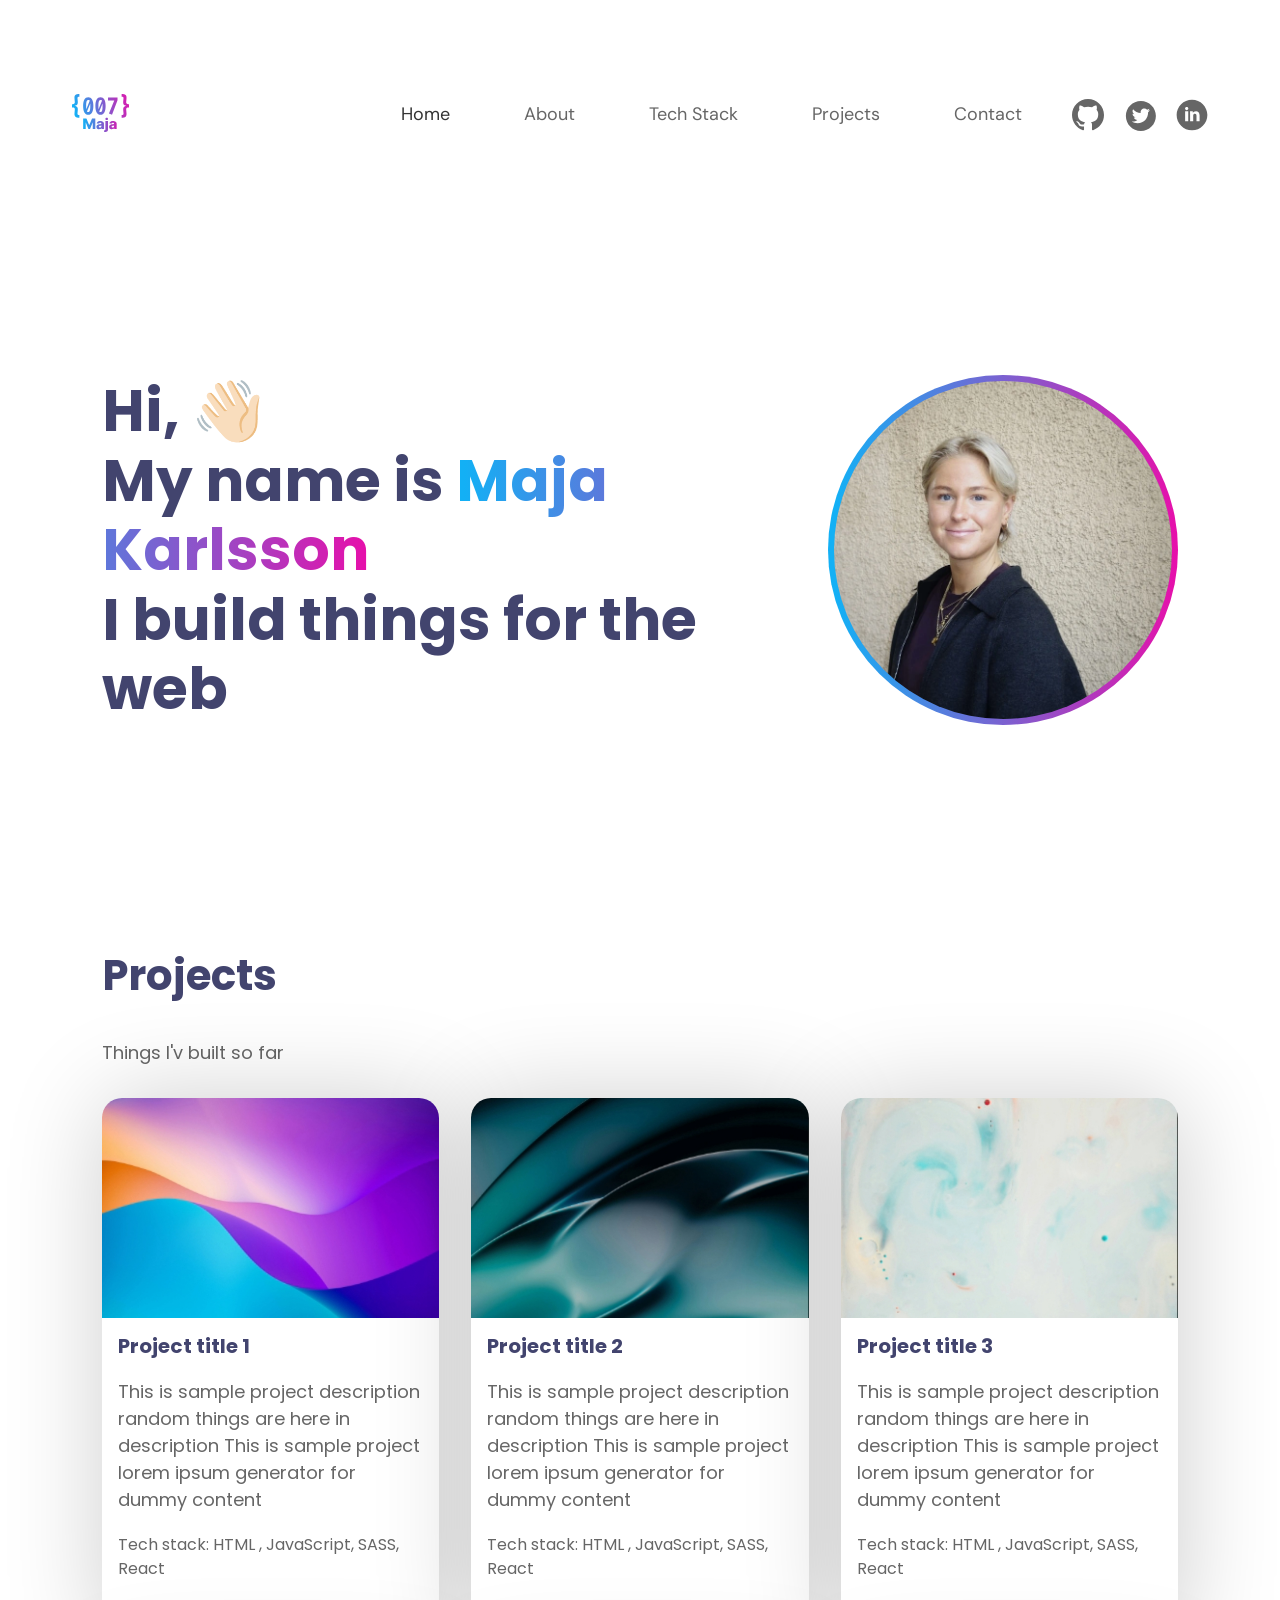
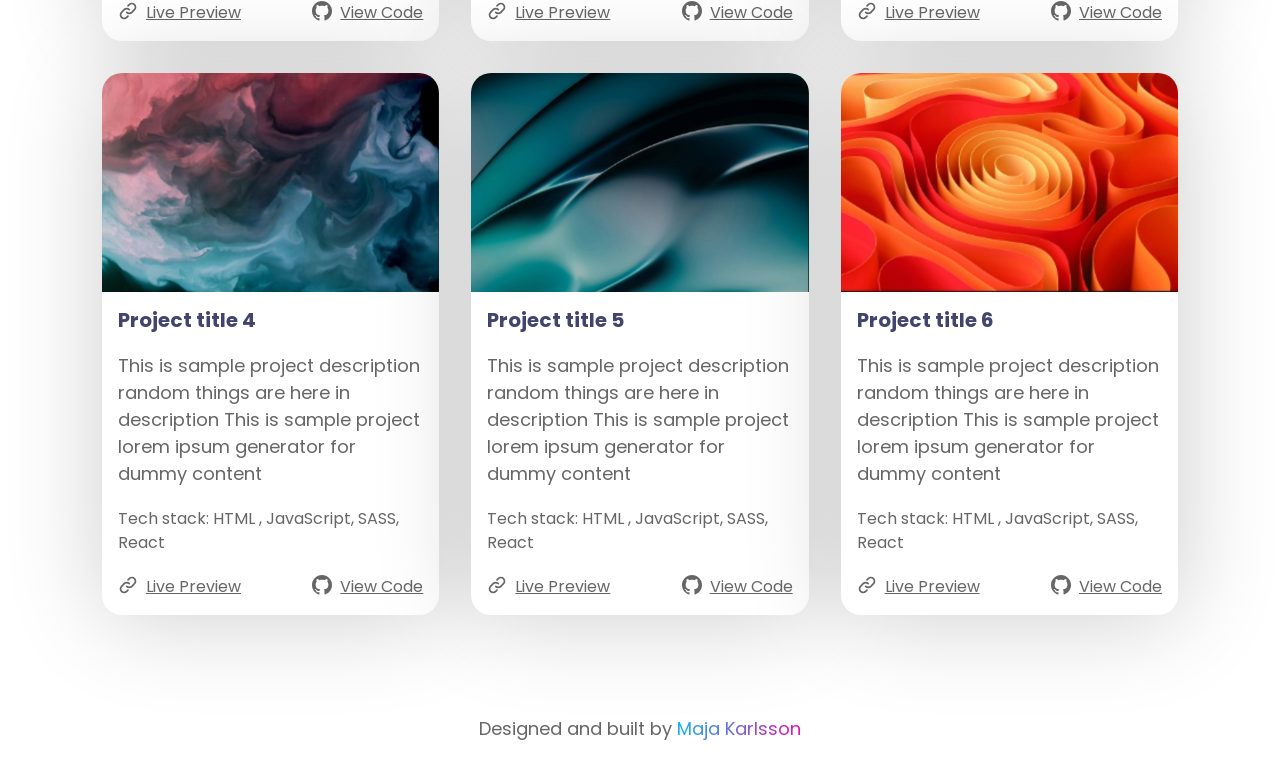
<file: index.html>
<!DOCTYPE html>
<html lang="en">
<head>
    <meta charset="UTF-8">
    <meta name="viewport" content="width=device-width, initial-scale=1.0">

    <link rel="icon" href="assets/images/logo.svg" type="image/svg+xml">
    
    <title>Maja Karlsson</title>

    <link rel="preconnect" href="https://fonts.googleapis.com">
    <link rel="preconnect" href="https://fonts.gstatic.com" crossorigin>
    <link href="https://fonts.googleapis.com/css2?family=DM+Sans:ital,opsz,wght@0,9..40,100..1000;1,9..40,100..1000&family=Poppins:ital,wght@0,100;0,200;0,300;0,400;0,500;0,600;0,700;0,800;0,900;1,100;1,200;1,300;1,400;1,500;1,600;1,700;1,800;1,900&display=swap" rel="stylesheet">

    <link rel="stylesheet" href="css/reset.css">
    <link rel="stylesheet" href="css/base.css">
    <link rel="stylesheet" href="css/components.css">
    <link rel="stylesheet" href="css/home.css">

    <script src="index.js" defer></script>

</head>
<body>
    <header>
        <div class="container nav-container">
            
            <div class="nav-mobile-container">
                <a href="index.html" class="logo">
                    <img src="assets/images/logo.svg" alt="Maja, homepage">
                </a>
                <button class="nav-toggle" aria-expanded="false" aria-controls="nav-menu" >
                    <svg class="hamburger-icon" aria-hidden="true" viewBox="0 0 24 24" fill="none"
                        xmlns="http://www.w3.org/2000/svg">
                        <path d="M20 7L4 7" stroke="currentColor" stroke-width="1.5" stroke-linecap="round" />
                        <path d="M20 12L4 12" stroke="currentColor" stroke-width="1.5" stroke-linecap="round" />
                        <path d="M20 17L4 17" stroke="currentColor" stroke-width="1.5" stroke-linecap="round" />
                    </svg>
                    <span class="visually-hidden">Menu</span>
                </button>
            </div>

            <div class="nav-menu" id="nav-menu">
                <nav class="main-nav" id="main-nav" aria-label="Main navigation">
        
                    <ul class="nav-list">
                        <li><a href="index.html" aria-current="page">Home</a></li>
                        <li><a href="pages/about.html">About</a></li>
                        <li><a href="pages/tech-stack.html">Tech Stack</a></li>
                        <li><a href="#projects">Projects</a></li>
                        <li><a href="pages/contact.html">Contact</a></li>
                    </ul>
                </nav>
            
                <ul class="social-list" role="list">
                    <li><a href="https://github.com/majakarlsson68gmailcom" target="_blank"><span class="visually-hidden">Github</span>
                            <svg class="social-icons" aria-hidden="true" viewBox="0 0 88 88" fill="currentColor" xmlns="http://www.w3.org/2000/svg">
                                <path fill-rule="evenodd" clip-rule="evenodd"
                                    d="M44 0C19.69 0 0 19.69 0 44C0 63.47 12.595 79.915 30.085 85.745C32.285 86.13 33.11 84.81 33.11 83.655C33.11 82.61 33.055 79.145 33.055 75.46C22 77.495 19.14 72.765 18.26 70.29C17.765 69.025 15.62 65.12 13.75 64.075C12.21 63.25 10.01 61.215 13.695 61.16C17.16 61.105 19.635 64.35 20.46 65.67C24.42 72.325 30.745 70.455 33.275 69.3C33.66 66.44 34.815 64.515 36.08 63.415C26.29 62.315 16.06 58.52 16.06 41.69C16.06 36.905 17.765 32.945 20.57 29.865C20.13 28.765 18.59 24.255 21.01 18.205C21.01 18.205 24.695 17.05 33.11 22.715C36.63 21.725 40.37 21.23 44.11 21.23C47.85 21.23 51.59 21.725 55.11 22.715C63.525 16.995 67.21 18.205 67.21 18.205C69.63 24.255 68.09 28.765 67.65 29.865C70.455 32.945 72.16 36.85 72.16 41.69C72.16 58.575 61.875 62.315 52.085 63.415C53.68 64.79 55.055 67.43 55.055 71.555C55.055 77.44 55 82.17 55 83.655C55 84.81 55.825 86.185 58.025 85.745C66.7597 82.796 74.3497 77.1822 79.7268 69.6937C85.1039 62.2052 87.9974 53.219 88 44C88 19.69 68.31 0 44 0Z"
                                    fill="currentColor" />
                            </svg>
                        </a>
                    </li>
                    <li><a href="https://x.com/MajaKarlssoony" target="_blank"><span class="visually-hidden">X</span><svg class="social-icons" aria-hidden="true" viewBox="0 0 32 32" fill="none"
                                xmlns="http://www.w3.org/2000/svg">
                                <path
                                    d="M16.875 1.875C8.59152 1.875 1.875 8.59152 1.875 16.875C1.875 25.1585 8.59152 31.875 16.875 31.875C25.1585 31.875 31.875 25.1585 31.875 16.875C31.875 8.59152 25.1585 1.875 16.875 1.875ZM24.0837 13.1819C24.0937 13.3393 24.0937 13.5033 24.0937 13.6641C24.0937 18.5792 20.3504 24.2411 13.51 24.2411C11.4007 24.2411 9.44531 23.6283 7.79799 22.5737C8.09933 22.6071 8.38728 22.6205 8.69531 22.6205C10.4364 22.6205 12.0368 22.0312 13.3125 21.0335C11.6786 21 10.3058 19.9286 9.83705 18.4554C10.4096 18.5391 10.9252 18.5391 11.5145 18.3884C10.6732 18.2175 9.91699 17.7605 9.37438 17.0953C8.83178 16.43 8.53623 15.5973 8.53795 14.7388V14.692C9.03013 14.9699 9.60938 15.1406 10.2154 15.1641C9.70595 14.8245 9.28814 14.3645 8.99903 13.8249C8.70993 13.2852 8.55845 12.6825 8.55804 12.0703C8.55804 11.3772 8.73884 10.7444 9.06362 10.1953C9.99744 11.3449 11.1627 12.2851 12.4837 12.9548C13.8047 13.6245 15.2518 14.0088 16.731 14.0826C16.2054 11.5547 18.0938 9.50893 20.3638 9.50893C21.4353 9.50893 22.3996 9.95759 23.0792 10.6808C23.9196 10.5234 24.7232 10.2087 25.4397 9.78683C25.1618 10.6473 24.5792 11.3739 23.8058 11.8326C24.5558 11.7522 25.279 11.5446 25.9487 11.2533C25.4431 11.9967 24.8103 12.6562 24.0837 13.1819Z"
                                    fill="currentColor" />
                            </svg></a>
                    </li>
                    <li>
                        <a href="https://www.linkedin.com/in/maja-karlsson-129566292/" target="_blank"><span class="visually-hidden">Linkedin</span><svg class="social-icons" aria-hidden="true" 
                                viewBox="0 0 30 30" fill="none" xmlns="http://www.w3.org/2000/svg">
                                <g clip-path="url(#clip0_63_102)">
                                    <path
                                        d="M15 0.599998C7.04698 0.599998 0.599976 7.047 0.599976 15C0.599976 22.953 7.04698 29.4 15 29.4C22.953 29.4 29.4 22.953 29.4 15C29.4 7.047 22.953 0.599998 15 0.599998ZM11.475 20.9685H8.55898V11.5845H11.475V20.9685ZM9.99898 10.4325C9.07798 10.4325 8.48248 9.78 8.48248 8.973C8.48248 8.1495 9.09598 7.5165 10.0365 7.5165C10.977 7.5165 11.553 8.1495 11.571 8.973C11.571 9.78 10.977 10.4325 9.99898 10.4325ZM22.125 20.9685H19.209V15.768C19.209 14.5575 18.786 13.7355 17.7315 13.7355C16.926 13.7355 16.4475 14.292 16.236 14.8275C16.158 15.018 16.1385 15.288 16.1385 15.5565V20.967H13.221V14.577C13.221 13.4055 13.1835 12.426 13.1445 11.583H15.678L15.8115 12.8865H15.87C16.254 12.2745 17.1945 11.3715 18.768 11.3715C20.6865 11.3715 22.125 12.657 22.125 15.42V20.9685Z"
                                        fill="currentColor" />
                                </g>
                                <defs>
                                    <clipPath id="clip0_63_102">
                                        <rect width="30" height="30" fill="white" />
                                    </clipPath>
                                </defs>
                            </svg>
                        </a>
                    </li>
                </ul>
            </div>
        </div>
        
    </header>

    <main>
        <section class="container section hero">
            <h1 class="hero-heading">Hi, 👋🏻 <br> My name is <span class="name-heading">Maja Karlsson </span><br> I build things for the web</h1>
            <img class="hero-img" src="assets/images/maja-700.webp" alt="Picture of Maja Karlsson">
        </section>

        <section class="container section projects" id="projects">
            <h2>Projects</h2>
            <p>Things I'v built so far</p>
               <ul class="grid-container" role="list">
                <li>
                    <article class="project-card">
                        <img src="assets/images/project-card-1.jpg" loading="lazy" alt="">
                        <div class="project-details">
                            <h3>Project title 1</h3>
                        <p>This is sample project description random things are here in description This is sample project lorem
                            ipsum generator for dummy content</p>
                        <p class="fs-small"><strong>Tech stack:</strong> HTML , JavaScript, SASS, React</p>
    
                        <div class="card-actions fs-small">
                            <a href="#">
                                <svg aria-hidden="true"  width="20" height="20" viewBox="0 0 20 20" fill="none" xmlns="http://www.w3.org/2000/svg">
                                    <path
                                        d="M11.2867 8.7133C10.6041 8.031 9.67846 7.64771 8.71334 7.64771C7.74821 7.64771 6.82259 8.031 6.14 8.7133L3.56584 11.2866C2.88324 11.9692 2.49976 12.895 2.49976 13.8604C2.49976 14.8257 2.88324 15.7515 3.56584 16.4341C4.24844 17.1167 5.17424 17.5002 6.13959 17.5002C7.10493 17.5002 8.03074 17.1167 8.71334 16.4341L10 15.1475"
                                        stroke="currentColor" stroke-width="1.66667" stroke-linecap="round"
                                        stroke-linejoin="round" />
                                    <path
                                        d="M8.71333 11.2867C9.39592 11.969 10.3215 12.3523 11.2867 12.3523C12.2518 12.3523 13.1774 11.969 13.86 11.2867L16.4342 8.71334C17.1168 8.03074 17.5002 7.10493 17.5002 6.13959C17.5002 5.17424 17.1168 4.24844 16.4342 3.56584C15.7516 2.88324 14.8258 2.49976 13.8604 2.49976C12.8951 2.49976 11.9693 2.88324 11.2867 3.56584L10 4.8525"
                                        stroke="currentColor" stroke-width="1.66667" stroke-linecap="round"
                                        stroke-linejoin="round" />
                                </svg>
                                Live Preview</a>
                            <a href="#">
                                <svg aria-hidden="true"  width="20" height="20" viewBox="0 0 88 88" fill="none" xmlns="http://www.w3.org/2000/svg">
                                    <path fill-rule="evenodd" clip-rule="evenodd"
                                        d="M44 0C19.69 0 0 19.69 0 44C0 63.47 12.595 79.915 30.085 85.745C32.285 86.13 33.11 84.81 33.11 83.655C33.11 82.61 33.055 79.145 33.055 75.46C22 77.495 19.14 72.765 18.26 70.29C17.765 69.025 15.62 65.12 13.75 64.075C12.21 63.25 10.01 61.215 13.695 61.16C17.16 61.105 19.635 64.35 20.46 65.67C24.42 72.325 30.745 70.455 33.275 69.3C33.66 66.44 34.815 64.515 36.08 63.415C26.29 62.315 16.06 58.52 16.06 41.69C16.06 36.905 17.765 32.945 20.57 29.865C20.13 28.765 18.59 24.255 21.01 18.205C21.01 18.205 24.695 17.05 33.11 22.715C36.63 21.725 40.37 21.23 44.11 21.23C47.85 21.23 51.59 21.725 55.11 22.715C63.525 16.995 67.21 18.205 67.21 18.205C69.63 24.255 68.09 28.765 67.65 29.865C70.455 32.945 72.16 36.85 72.16 41.69C72.16 58.575 61.875 62.315 52.085 63.415C53.68 64.79 55.055 67.43 55.055 71.555C55.055 77.44 55 82.17 55 83.655C55 84.81 55.825 86.185 58.025 85.745C66.7597 82.796 74.3497 77.1822 79.7268 69.6937C85.1039 62.2052 87.9974 53.219 88 44C88 19.69 68.31 0 44 0Z"
                                        fill="currentColor" />
                                </svg>
                                View Code</a>
                        </div>
    
                        </div>
                    </article>
                </li>

                <li>
                    <article class="project-card">
                        <img src="assets/images/project-card-2.jpg" loading="lazy" alt="">
                        <div class="project-details">
                            <h3>Project title 2</h3>
                        <p>This is sample project description random things are here in description This is sample project lorem
                            ipsum generator for dummy content</p>
                        <p class="fs-small"><strong>Tech stack:</strong> HTML , JavaScript, SASS, React</p>
    
                        <div class="card-actions fs-small">
                            <a href="#">
                                <svg aria-hidden="true"  width="20" height="20" viewBox="0 0 20 20" fill="none" xmlns="http://www.w3.org/2000/svg">
                                    <path
                                        d="M11.2867 8.7133C10.6041 8.031 9.67846 7.64771 8.71334 7.64771C7.74821 7.64771 6.82259 8.031 6.14 8.7133L3.56584 11.2866C2.88324 11.9692 2.49976 12.895 2.49976 13.8604C2.49976 14.8257 2.88324 15.7515 3.56584 16.4341C4.24844 17.1167 5.17424 17.5002 6.13959 17.5002C7.10493 17.5002 8.03074 17.1167 8.71334 16.4341L10 15.1475"
                                        stroke="currentColor" stroke-width="1.66667" stroke-linecap="round"
                                        stroke-linejoin="round" />
                                    <path
                                        d="M8.71333 11.2867C9.39592 11.969 10.3215 12.3523 11.2867 12.3523C12.2518 12.3523 13.1774 11.969 13.86 11.2867L16.4342 8.71334C17.1168 8.03074 17.5002 7.10493 17.5002 6.13959C17.5002 5.17424 17.1168 4.24844 16.4342 3.56584C15.7516 2.88324 14.8258 2.49976 13.8604 2.49976C12.8951 2.49976 11.9693 2.88324 11.2867 3.56584L10 4.8525"
                                        stroke="currentColor" stroke-width="1.66667" stroke-linecap="round"
                                        stroke-linejoin="round" />
                                </svg>
                                Live Preview</a>
                            <a href="#">
                                <svg aria-hidden="true"  width="20" height="20" viewBox="0 0 88 88" fill="none" xmlns="http://www.w3.org/2000/svg">
                                    <path fill-rule="evenodd" clip-rule="evenodd"
                                        d="M44 0C19.69 0 0 19.69 0 44C0 63.47 12.595 79.915 30.085 85.745C32.285 86.13 33.11 84.81 33.11 83.655C33.11 82.61 33.055 79.145 33.055 75.46C22 77.495 19.14 72.765 18.26 70.29C17.765 69.025 15.62 65.12 13.75 64.075C12.21 63.25 10.01 61.215 13.695 61.16C17.16 61.105 19.635 64.35 20.46 65.67C24.42 72.325 30.745 70.455 33.275 69.3C33.66 66.44 34.815 64.515 36.08 63.415C26.29 62.315 16.06 58.52 16.06 41.69C16.06 36.905 17.765 32.945 20.57 29.865C20.13 28.765 18.59 24.255 21.01 18.205C21.01 18.205 24.695 17.05 33.11 22.715C36.63 21.725 40.37 21.23 44.11 21.23C47.85 21.23 51.59 21.725 55.11 22.715C63.525 16.995 67.21 18.205 67.21 18.205C69.63 24.255 68.09 28.765 67.65 29.865C70.455 32.945 72.16 36.85 72.16 41.69C72.16 58.575 61.875 62.315 52.085 63.415C53.68 64.79 55.055 67.43 55.055 71.555C55.055 77.44 55 82.17 55 83.655C55 84.81 55.825 86.185 58.025 85.745C66.7597 82.796 74.3497 77.1822 79.7268 69.6937C85.1039 62.2052 87.9974 53.219 88 44C88 19.69 68.31 0 44 0Z"
                                        fill="currentColor" />
                                </svg>
                                View Code</a>
                        </div>
                        </div>
                    </article>    
                </li>

                <li>
                    <article class="project-card">
                        <img src="assets/images/project-card-3.jpg" alt="" loading="lazy">
                        <div class="project-details">
                            <h3>Project title 3</h3>
                        <p>This is sample project description random things are here in description This is sample project lorem
                            ipsum generator for dummy content</p>
                        <p class="fs-small"><strong>Tech stack:</strong> HTML , JavaScript, SASS, React</p>
    
                        <div class="card-actions fs-small">
                            <a href="#">
                                <svg aria-hidden="true"  width="20" height="20" viewBox="0 0 20 20" fill="none" xmlns="http://www.w3.org/2000/svg">
                                    <path
                                        d="M11.2867 8.7133C10.6041 8.031 9.67846 7.64771 8.71334 7.64771C7.74821 7.64771 6.82259 8.031 6.14 8.7133L3.56584 11.2866C2.88324 11.9692 2.49976 12.895 2.49976 13.8604C2.49976 14.8257 2.88324 15.7515 3.56584 16.4341C4.24844 17.1167 5.17424 17.5002 6.13959 17.5002C7.10493 17.5002 8.03074 17.1167 8.71334 16.4341L10 15.1475"
                                        stroke="currentColor" stroke-width="1.66667" stroke-linecap="round"
                                        stroke-linejoin="round" />
                                    <path
                                        d="M8.71333 11.2867C9.39592 11.969 10.3215 12.3523 11.2867 12.3523C12.2518 12.3523 13.1774 11.969 13.86 11.2867L16.4342 8.71334C17.1168 8.03074 17.5002 7.10493 17.5002 6.13959C17.5002 5.17424 17.1168 4.24844 16.4342 3.56584C15.7516 2.88324 14.8258 2.49976 13.8604 2.49976C12.8951 2.49976 11.9693 2.88324 11.2867 3.56584L10 4.8525"
                                        stroke="currentColor" stroke-width="1.66667" stroke-linecap="round"
                                        stroke-linejoin="round" />
                                </svg>
                                Live Preview</a>
                            <a href="#">
                                <svg aria-hidden="true"  width="20" height="20" viewBox="0 0 88 88" fill="none" xmlns="http://www.w3.org/2000/svg">
                                    <path fill-rule="evenodd" clip-rule="evenodd"
                                        d="M44 0C19.69 0 0 19.69 0 44C0 63.47 12.595 79.915 30.085 85.745C32.285 86.13 33.11 84.81 33.11 83.655C33.11 82.61 33.055 79.145 33.055 75.46C22 77.495 19.14 72.765 18.26 70.29C17.765 69.025 15.62 65.12 13.75 64.075C12.21 63.25 10.01 61.215 13.695 61.16C17.16 61.105 19.635 64.35 20.46 65.67C24.42 72.325 30.745 70.455 33.275 69.3C33.66 66.44 34.815 64.515 36.08 63.415C26.29 62.315 16.06 58.52 16.06 41.69C16.06 36.905 17.765 32.945 20.57 29.865C20.13 28.765 18.59 24.255 21.01 18.205C21.01 18.205 24.695 17.05 33.11 22.715C36.63 21.725 40.37 21.23 44.11 21.23C47.85 21.23 51.59 21.725 55.11 22.715C63.525 16.995 67.21 18.205 67.21 18.205C69.63 24.255 68.09 28.765 67.65 29.865C70.455 32.945 72.16 36.85 72.16 41.69C72.16 58.575 61.875 62.315 52.085 63.415C53.68 64.79 55.055 67.43 55.055 71.555C55.055 77.44 55 82.17 55 83.655C55 84.81 55.825 86.185 58.025 85.745C66.7597 82.796 74.3497 77.1822 79.7268 69.6937C85.1039 62.2052 87.9974 53.219 88 44C88 19.69 68.31 0 44 0Z"
                                        fill="currentColor" />
                                </svg>
                                View Code</a>
                        </div>
    
                        </div>
                    </article>
                </li>

                <li>
                    <article class="project-card">
                        <img src="assets/images/project-card-4.jpg" alt="" loading="lazy">
    
                        <div class="project-details">
                            <h3>Project title 4</h3>
                        <p>This is sample project description random things are here in description This is sample project lorem
                            ipsum generator for dummy content</p>
                        <p class="fs-small"><strong>Tech stack:</strong> HTML , JavaScript, SASS, React</p>
    
                        <div class="card-actions fs-small">
                            <a href="#">
                                <svg aria-hidden="true"  width="20" height="20" viewBox="0 0 20 20" fill="none" xmlns="http://www.w3.org/2000/svg">
                                    <path
                                        d="M11.2867 8.7133C10.6041 8.031 9.67846 7.64771 8.71334 7.64771C7.74821 7.64771 6.82259 8.031 6.14 8.7133L3.56584 11.2866C2.88324 11.9692 2.49976 12.895 2.49976 13.8604C2.49976 14.8257 2.88324 15.7515 3.56584 16.4341C4.24844 17.1167 5.17424 17.5002 6.13959 17.5002C7.10493 17.5002 8.03074 17.1167 8.71334 16.4341L10 15.1475"
                                        stroke="currentColor" stroke-width="1.66667" stroke-linecap="round"
                                        stroke-linejoin="round" />
                                    <path
                                        d="M8.71333 11.2867C9.39592 11.969 10.3215 12.3523 11.2867 12.3523C12.2518 12.3523 13.1774 11.969 13.86 11.2867L16.4342 8.71334C17.1168 8.03074 17.5002 7.10493 17.5002 6.13959C17.5002 5.17424 17.1168 4.24844 16.4342 3.56584C15.7516 2.88324 14.8258 2.49976 13.8604 2.49976C12.8951 2.49976 11.9693 2.88324 11.2867 3.56584L10 4.8525"
                                        stroke="currentColor" stroke-width="1.66667" stroke-linecap="round"
                                        stroke-linejoin="round" />
                                </svg>
                                Live Preview</a>
                            <a href="#">
                                <svg aria-hidden="true"  width="20" height="20" viewBox="0 0 88 88" fill="none" xmlns="http://www.w3.org/2000/svg">
                                    <path fill-rule="evenodd" clip-rule="evenodd"
                                        d="M44 0C19.69 0 0 19.69 0 44C0 63.47 12.595 79.915 30.085 85.745C32.285 86.13 33.11 84.81 33.11 83.655C33.11 82.61 33.055 79.145 33.055 75.46C22 77.495 19.14 72.765 18.26 70.29C17.765 69.025 15.62 65.12 13.75 64.075C12.21 63.25 10.01 61.215 13.695 61.16C17.16 61.105 19.635 64.35 20.46 65.67C24.42 72.325 30.745 70.455 33.275 69.3C33.66 66.44 34.815 64.515 36.08 63.415C26.29 62.315 16.06 58.52 16.06 41.69C16.06 36.905 17.765 32.945 20.57 29.865C20.13 28.765 18.59 24.255 21.01 18.205C21.01 18.205 24.695 17.05 33.11 22.715C36.63 21.725 40.37 21.23 44.11 21.23C47.85 21.23 51.59 21.725 55.11 22.715C63.525 16.995 67.21 18.205 67.21 18.205C69.63 24.255 68.09 28.765 67.65 29.865C70.455 32.945 72.16 36.85 72.16 41.69C72.16 58.575 61.875 62.315 52.085 63.415C53.68 64.79 55.055 67.43 55.055 71.555C55.055 77.44 55 82.17 55 83.655C55 84.81 55.825 86.185 58.025 85.745C66.7597 82.796 74.3497 77.1822 79.7268 69.6937C85.1039 62.2052 87.9974 53.219 88 44C88 19.69 68.31 0 44 0Z"
                                        fill="currentColor" />
                                </svg>
                                View Code</a>
                        </div>
    
                        </div>
                    </article>
                </li>

                <li>
                    <article class="project-card">
                        <img src="assets/images/project-card-5.jpg" alt="" loading="lazy">
    
                        <div class="project-details">
                            <h3>Project title 5</h3>
                        <p>This is sample project description random things are here in description This is sample project lorem
                            ipsum generator for dummy content</p>
                        <p class="fs-small"><strong>Tech stack:</strong> HTML , JavaScript, SASS, React</p>
    
                        <div class="card-actions fs-small">
                            <a href="#">
                                <svg aria-hidden="true"  width="20" height="20" viewBox="0 0 20 20" fill="none" xmlns="http://www.w3.org/2000/svg">
                                    <path
                                        d="M11.2867 8.7133C10.6041 8.031 9.67846 7.64771 8.71334 7.64771C7.74821 7.64771 6.82259 8.031 6.14 8.7133L3.56584 11.2866C2.88324 11.9692 2.49976 12.895 2.49976 13.8604C2.49976 14.8257 2.88324 15.7515 3.56584 16.4341C4.24844 17.1167 5.17424 17.5002 6.13959 17.5002C7.10493 17.5002 8.03074 17.1167 8.71334 16.4341L10 15.1475"
                                        stroke="currentColor" stroke-width="1.66667" stroke-linecap="round"
                                        stroke-linejoin="round" />
                                    <path
                                        d="M8.71333 11.2867C9.39592 11.969 10.3215 12.3523 11.2867 12.3523C12.2518 12.3523 13.1774 11.969 13.86 11.2867L16.4342 8.71334C17.1168 8.03074 17.5002 7.10493 17.5002 6.13959C17.5002 5.17424 17.1168 4.24844 16.4342 3.56584C15.7516 2.88324 14.8258 2.49976 13.8604 2.49976C12.8951 2.49976 11.9693 2.88324 11.2867 3.56584L10 4.8525"
                                        stroke="currentColor" stroke-width="1.66667" stroke-linecap="round"
                                        stroke-linejoin="round" />
                                </svg>
                                Live Preview</a>
                            <a href="#">
                                <svg aria-hidden="true"  width="20" height="20" viewBox="0 0 88 88" fill="none" xmlns="http://www.w3.org/2000/svg">
                                    <path fill-rule="evenodd" clip-rule="evenodd"
                                        d="M44 0C19.69 0 0 19.69 0 44C0 63.47 12.595 79.915 30.085 85.745C32.285 86.13 33.11 84.81 33.11 83.655C33.11 82.61 33.055 79.145 33.055 75.46C22 77.495 19.14 72.765 18.26 70.29C17.765 69.025 15.62 65.12 13.75 64.075C12.21 63.25 10.01 61.215 13.695 61.16C17.16 61.105 19.635 64.35 20.46 65.67C24.42 72.325 30.745 70.455 33.275 69.3C33.66 66.44 34.815 64.515 36.08 63.415C26.29 62.315 16.06 58.52 16.06 41.69C16.06 36.905 17.765 32.945 20.57 29.865C20.13 28.765 18.59 24.255 21.01 18.205C21.01 18.205 24.695 17.05 33.11 22.715C36.63 21.725 40.37 21.23 44.11 21.23C47.85 21.23 51.59 21.725 55.11 22.715C63.525 16.995 67.21 18.205 67.21 18.205C69.63 24.255 68.09 28.765 67.65 29.865C70.455 32.945 72.16 36.85 72.16 41.69C72.16 58.575 61.875 62.315 52.085 63.415C53.68 64.79 55.055 67.43 55.055 71.555C55.055 77.44 55 82.17 55 83.655C55 84.81 55.825 86.185 58.025 85.745C66.7597 82.796 74.3497 77.1822 79.7268 69.6937C85.1039 62.2052 87.9974 53.219 88 44C88 19.69 68.31 0 44 0Z"
                                        fill="currentColor" />
                                </svg>
                                View Code</a>
                        </div>
    
                        </div>
                    </article>
                </li>

                <li>
                    <article class="project-card">
                        <img src="assets/images/project-card-6.jpg" alt="" loading="lazy">
    
                        <div class="project-details">
                            <h3>Project title 6</h3>
                        <p>This is sample project description random things are here in description This is sample project lorem
                            ipsum generator for dummy content</p>
                        <p class="fs-small"><strong>Tech stack:</strong> HTML , JavaScript, SASS, React</p>
    
                        <div class="card-actions fs-small">
                            <a href="#">
                                <svg aria-hidden="true" width="20" height="20" viewBox="0 0 20 20" fill="none" xmlns="http://www.w3.org/2000/svg">
                                    <path
                                        d="M11.2867 8.7133C10.6041 8.031 9.67846 7.64771 8.71334 7.64771C7.74821 7.64771 6.82259 8.031 6.14 8.7133L3.56584 11.2866C2.88324 11.9692 2.49976 12.895 2.49976 13.8604C2.49976 14.8257 2.88324 15.7515 3.56584 16.4341C4.24844 17.1167 5.17424 17.5002 6.13959 17.5002C7.10493 17.5002 8.03074 17.1167 8.71334 16.4341L10 15.1475"
                                        stroke="currentColor" stroke-width="1.66667" stroke-linecap="round"
                                        stroke-linejoin="round" />
                                    <path
                                        d="M8.71333 11.2867C9.39592 11.969 10.3215 12.3523 11.2867 12.3523C12.2518 12.3523 13.1774 11.969 13.86 11.2867L16.4342 8.71334C17.1168 8.03074 17.5002 7.10493 17.5002 6.13959C17.5002 5.17424 17.1168 4.24844 16.4342 3.56584C15.7516 2.88324 14.8258 2.49976 13.8604 2.49976C12.8951 2.49976 11.9693 2.88324 11.2867 3.56584L10 4.8525"
                                        stroke="currentColor" stroke-width="1.66667" stroke-linecap="round"
                                        stroke-linejoin="round" />
                                </svg>
                                Live Preview</a>
                            <a href="#">
                                <svg aria-hidden="true"  width="20" height="20" viewBox="0 0 88 88" fill="none" xmlns="http://www.w3.org/2000/svg">
                                    <path fill-rule="evenodd" clip-rule="evenodd"
                                        d="M44 0C19.69 0 0 19.69 0 44C0 63.47 12.595 79.915 30.085 85.745C32.285 86.13 33.11 84.81 33.11 83.655C33.11 82.61 33.055 79.145 33.055 75.46C22 77.495 19.14 72.765 18.26 70.29C17.765 69.025 15.62 65.12 13.75 64.075C12.21 63.25 10.01 61.215 13.695 61.16C17.16 61.105 19.635 64.35 20.46 65.67C24.42 72.325 30.745 70.455 33.275 69.3C33.66 66.44 34.815 64.515 36.08 63.415C26.29 62.315 16.06 58.52 16.06 41.69C16.06 36.905 17.765 32.945 20.57 29.865C20.13 28.765 18.59 24.255 21.01 18.205C21.01 18.205 24.695 17.05 33.11 22.715C36.63 21.725 40.37 21.23 44.11 21.23C47.85 21.23 51.59 21.725 55.11 22.715C63.525 16.995 67.21 18.205 67.21 18.205C69.63 24.255 68.09 28.765 67.65 29.865C70.455 32.945 72.16 36.85 72.16 41.69C72.16 58.575 61.875 62.315 52.085 63.415C53.68 64.79 55.055 67.43 55.055 71.555C55.055 77.44 55 82.17 55 83.655C55 84.81 55.825 86.185 58.025 85.745C66.7597 82.796 74.3497 77.1822 79.7268 69.6937C85.1039 62.2052 87.9974 53.219 88 44C88 19.69 68.31 0 44 0Z"
                                        fill="currentColor" />
                                </svg>
                                View Code</a>
                        </div>
    
                        </div>
                    </article>
                </li>

               </ul>
               
        </section>
    </main>
    <footer>
        Designed and built by <span class="name-heading">Maja Karlsson</span>
    </footer>
</body>
</html>
</file>
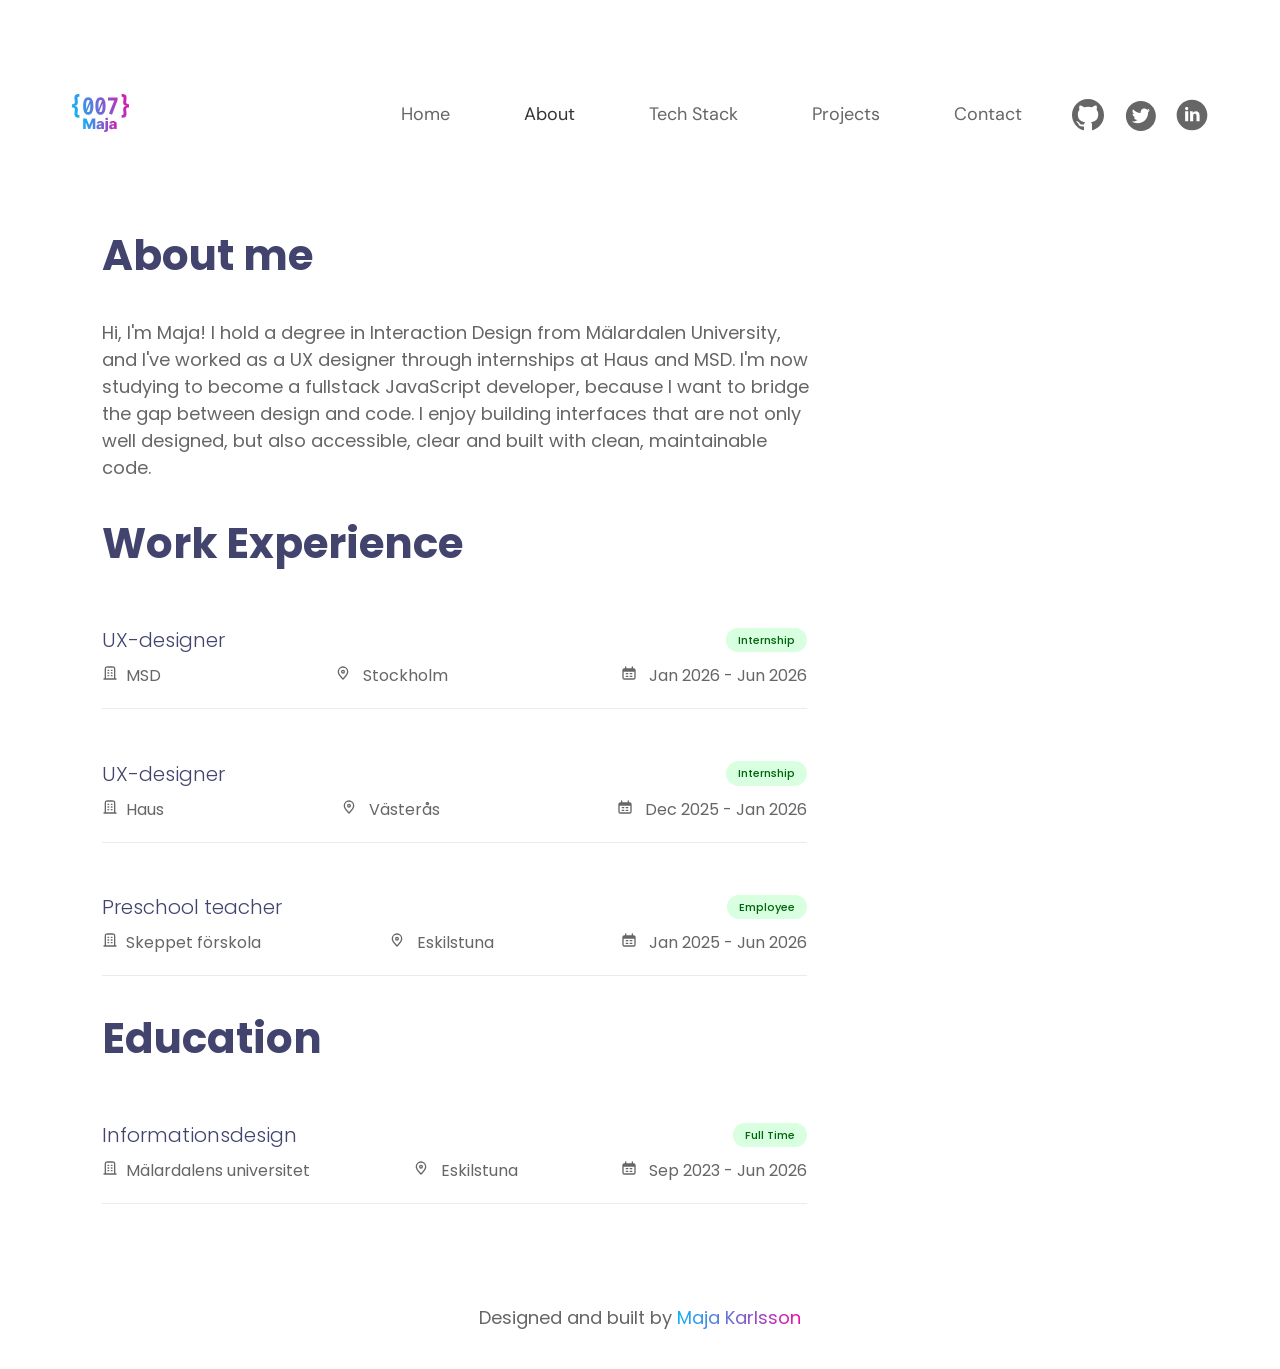
<file: pages/about.html>
<!DOCTYPE html>
<html lang="en">
<head>
    <meta charset="UTF-8">
    <meta name="viewport" content="width=device-width, initial-scale=1.0">

    <link rel="icon" href="../assets/images/logo.svg" type="image/svg+xml">

    <link rel="preconnect" href="https://fonts.googleapis.com">
    <link rel="preconnect" href="https://fonts.gstatic.com" crossorigin>
    <link href="https://fonts.googleapis.com/css2?family=DM+Sans:ital,opsz,wght@0,9..40,100..1000;1,9..40,100..1000&family=Poppins:ital,wght@0,100;0,200;0,300;0,400;0,500;0,600;0,700;0,800;0,900;1,100;1,200;1,300;1,400;1,500;1,600;1,700;1,800;1,900&display=swap" rel="stylesheet">

    <link rel="stylesheet" href="../css/reset.css">
    <link rel="stylesheet" href="../css/base.css">
    <link rel="stylesheet" href="../css/components.css">
    <link rel="stylesheet" href="../css/about.css">
    <script src="../index.js" defer></script>
    <title>About me</title>
</head>
<body>
    <header>
        <div class="container nav-container">
            
            <div class="nav-mobile-container">
                <a href="../index.html" class="logo">
                    <img src="../assets/images/logo.svg" alt="Maja, homepage">
                </a>
                <button class="nav-toggle" aria-expanded="false" aria-controls="nav-menu" >
                    <svg class="hamburger-icon" aria-hidden="true" viewBox="0 0 24 24" fill="none"
                        xmlns="http://www.w3.org/2000/svg">
                        <path d="M20 7L4 7" stroke="currentColor" stroke-width="1.5" stroke-linecap="round" />
                        <path d="M20 12L4 12" stroke="currentColor" stroke-width="1.5" stroke-linecap="round" />
                        <path d="M20 17L4 17" stroke="currentColor" stroke-width="1.5" stroke-linecap="round" />
                    </svg>
                    <span class="visually-hidden">Menu</span>
                </button>
            </div>

            <div class="nav-menu" id="nav-menu">
                <nav class="main-nav" id="main-nav" aria-label="Main navigation">
        
                    <ul class="nav-list">
                        <li><a href="../index.html">Home</a></li>
                        <li><a href="about.html" aria-current="page">About</a></li>
                        <li><a href="tech-stack.html">Tech Stack</a></li>
                        <li><a href="../index.html#projects">Projects</a></li>
                        <li><a href="contact.html">Contact</a></li>
                    </ul>
                </nav>
            
                <ul class="social-list" role="list">
                    <li><a href="https://github.com/majakarlsson68gmailcom" target="_blank"><span class="visually-hidden">Github</span>
                            <svg class="social-icons" aria-hidden="true" viewBox="0 0 88 88" fill="currentColor" xmlns="http://www.w3.org/2000/svg">
                                <path fill-rule="evenodd" clip-rule="evenodd"
                                    d="M44 0C19.69 0 0 19.69 0 44C0 63.47 12.595 79.915 30.085 85.745C32.285 86.13 33.11 84.81 33.11 83.655C33.11 82.61 33.055 79.145 33.055 75.46C22 77.495 19.14 72.765 18.26 70.29C17.765 69.025 15.62 65.12 13.75 64.075C12.21 63.25 10.01 61.215 13.695 61.16C17.16 61.105 19.635 64.35 20.46 65.67C24.42 72.325 30.745 70.455 33.275 69.3C33.66 66.44 34.815 64.515 36.08 63.415C26.29 62.315 16.06 58.52 16.06 41.69C16.06 36.905 17.765 32.945 20.57 29.865C20.13 28.765 18.59 24.255 21.01 18.205C21.01 18.205 24.695 17.05 33.11 22.715C36.63 21.725 40.37 21.23 44.11 21.23C47.85 21.23 51.59 21.725 55.11 22.715C63.525 16.995 67.21 18.205 67.21 18.205C69.63 24.255 68.09 28.765 67.65 29.865C70.455 32.945 72.16 36.85 72.16 41.69C72.16 58.575 61.875 62.315 52.085 63.415C53.68 64.79 55.055 67.43 55.055 71.555C55.055 77.44 55 82.17 55 83.655C55 84.81 55.825 86.185 58.025 85.745C66.7597 82.796 74.3497 77.1822 79.7268 69.6937C85.1039 62.2052 87.9974 53.219 88 44C88 19.69 68.31 0 44 0Z"
                                    fill="currentColor" />
                            </svg>
                        </a>
                    </li>
                    <li><a href="https://x.com/MajaKarlssoony" target="_blank"><span class="visually-hidden">X</span><svg class="social-icons" aria-hidden="true" viewBox="0 0 32 32" fill="none"
                                xmlns="http://www.w3.org/2000/svg">
                                <path
                                    d="M16.875 1.875C8.59152 1.875 1.875 8.59152 1.875 16.875C1.875 25.1585 8.59152 31.875 16.875 31.875C25.1585 31.875 31.875 25.1585 31.875 16.875C31.875 8.59152 25.1585 1.875 16.875 1.875ZM24.0837 13.1819C24.0937 13.3393 24.0937 13.5033 24.0937 13.6641C24.0937 18.5792 20.3504 24.2411 13.51 24.2411C11.4007 24.2411 9.44531 23.6283 7.79799 22.5737C8.09933 22.6071 8.38728 22.6205 8.69531 22.6205C10.4364 22.6205 12.0368 22.0312 13.3125 21.0335C11.6786 21 10.3058 19.9286 9.83705 18.4554C10.4096 18.5391 10.9252 18.5391 11.5145 18.3884C10.6732 18.2175 9.91699 17.7605 9.37438 17.0953C8.83178 16.43 8.53623 15.5973 8.53795 14.7388V14.692C9.03013 14.9699 9.60938 15.1406 10.2154 15.1641C9.70595 14.8245 9.28814 14.3645 8.99903 13.8249C8.70993 13.2852 8.55845 12.6825 8.55804 12.0703C8.55804 11.3772 8.73884 10.7444 9.06362 10.1953C9.99744 11.3449 11.1627 12.2851 12.4837 12.9548C13.8047 13.6245 15.2518 14.0088 16.731 14.0826C16.2054 11.5547 18.0938 9.50893 20.3638 9.50893C21.4353 9.50893 22.3996 9.95759 23.0792 10.6808C23.9196 10.5234 24.7232 10.2087 25.4397 9.78683C25.1618 10.6473 24.5792 11.3739 23.8058 11.8326C24.5558 11.7522 25.279 11.5446 25.9487 11.2533C25.4431 11.9967 24.8103 12.6562 24.0837 13.1819Z"
                                    fill="currentColor" />
                            </svg></a>
                    </li>
                    <li>
                        <a href="https://www.linkedin.com/in/maja-karlsson-129566292/" target="_blank"><span class="visually-hidden">Linkedin</span><svg class="social-icons" aria-hidden="true" 
                                viewBox="0 0 30 30" fill="none" xmlns="http://www.w3.org/2000/svg">
                                <g clip-path="url(#clip0_63_102)">
                                    <path
                                        d="M15 0.599998C7.04698 0.599998 0.599976 7.047 0.599976 15C0.599976 22.953 7.04698 29.4 15 29.4C22.953 29.4 29.4 22.953 29.4 15C29.4 7.047 22.953 0.599998 15 0.599998ZM11.475 20.9685H8.55898V11.5845H11.475V20.9685ZM9.99898 10.4325C9.07798 10.4325 8.48248 9.78 8.48248 8.973C8.48248 8.1495 9.09598 7.5165 10.0365 7.5165C10.977 7.5165 11.553 8.1495 11.571 8.973C11.571 9.78 10.977 10.4325 9.99898 10.4325ZM22.125 20.9685H19.209V15.768C19.209 14.5575 18.786 13.7355 17.7315 13.7355C16.926 13.7355 16.4475 14.292 16.236 14.8275C16.158 15.018 16.1385 15.288 16.1385 15.5565V20.967H13.221V14.577C13.221 13.4055 13.1835 12.426 13.1445 11.583H15.678L15.8115 12.8865H15.87C16.254 12.2745 17.1945 11.3715 18.768 11.3715C20.6865 11.3715 22.125 12.657 22.125 15.42V20.9685Z"
                                        fill="currentColor" />
                                </g>
                                <defs>
                                    <clipPath id="clip0_63_102">
                                        <rect width="30" height="30" fill="white" />
                                    </clipPath>
                                </defs>
                            </svg>
                        </a>
                    </li>
                </ul>
            </div>
               
        </div>
        
    </header>
    
    <main>
        <section class="section container about-me">
            <h1>About me</h1>
        <p>Hi, I'm Maja! I hold a degree in Interaction Design from Mälardalen University, and I've worked as a UX designer through internships at Haus and MSD. I'm now studying to become a fullstack JavaScript developer, because I want to bridge the gap between design and code. I enjoy building interfaces that are not only well designed, but also accessible, clear and built with clean, maintainable code.</p>
        <h2>Work Experience</h2>
        
        <ul role="list">
            <li>
                <div class="work-title">
                    <h3>
                        UX-designer
                    </h3>
                    <span class="pill">Internship</span>
                </div>
                
                <div class="work-details">
                    <span><svg class="icon" aria-hidden="true" viewBox="0 0 24 24" fill="none" xmlns="http://www.w3.org/2000/svg">
                        <path d="M3 21H21" stroke="currentColor" stroke-width="2" stroke-linecap="round" stroke-linejoin="round"/>
                        <path d="M19 21V15V7C19 5.11438 19 4.17157 18.4142 3.58579C17.8284 3 16.8856 3 15 3H12H9C7.11438 3 6.17157 3 5.58579 3.58579C5 4.17157 5 5.11438 5 7V15V21" stroke="currentColor" stroke-width="2" stroke-linejoin="round"/>
                        <path d="M9 8L10 8" stroke="currentColor" stroke-width="2" stroke-linecap="round" stroke-linejoin="round"/>
                        <path d="M9 12L10 12" stroke="currentColor" stroke-width="2" stroke-linecap="round" stroke-linejoin="round"/>
                        <path d="M9 16L10 16" stroke="currentColor" stroke-width="2" stroke-linecap="round" stroke-linejoin="round"/>
                        <path d="M14 8L15 8" stroke="currentColor" stroke-width="2" stroke-linecap="round" stroke-linejoin="round"/>
                        <path d="M14 12L15 12" stroke="currentColor" stroke-width="2" stroke-linecap="round" stroke-linejoin="round"/>
                        <path d="M14 16L15 16" stroke="currentColor" stroke-width="2" stroke-linecap="round" stroke-linejoin="round"/>
                        </svg>MSD</span>
                        <span>
                            <svg class="icon" aria-hidden="true" viewBox="0 0 24 24" fill="none" xmlns="http://www.w3.org/2000/svg">
                                <path d="M12 21C15.5 17.4 19 14.1764 19 10.2C19 6.22355 15.866 3 12 3C8.13401 3 5 6.22355 5 10.2C5 14.1764 8.5 17.4 12 21Z" stroke="currentColor" stroke-width="2" stroke-linecap="round" stroke-linejoin="round"/>
                                <path d="M12 12C13.1046 12 14 11.1046 14 10C14 8.89543 13.1046 8 12 8C10.8954 8 10 8.89543 10 10C10 11.1046 10.8954 12 12 12Z" stroke="currentColor" stroke-width="2" stroke-linecap="round" stroke-linejoin="round"/>
                                </svg>
                                Stockholm
                        </span>
                        <span class="date">
                            <svg class="icon" aria-hidden="true" viewBox="0 0 24 24" fill="none" xmlns="http://www.w3.org/2000/svg">
                                <rect x="3" y="6" width="18" height="15" rx="2" stroke="currentColor" stroke-width="2"/>
                                <path d="M3 10C3 8.11438 3 7.17157 3.58579 6.58579C4.17157 6 5.11438 6 7 6H17C18.8856 6 19.8284 6 20.4142 6.58579C21 7.17157 21 8.11438 21 10H3Z" fill="currentColor"/>
                                <path d="M7 3L7 6" stroke="currentColor" stroke-width="2" stroke-linecap="round"/>
                                <path d="M17 3L17 6" stroke="currentColor" stroke-width="2" stroke-linecap="round"/>
                                <rect x="7" y="12" width="4" height="2" rx="0.5" fill="currentColor"/>
                                <rect x="7" y="16" width="4" height="2" rx="0.5" fill="currentColor"/>
                                <rect x="13" y="12" width="4" height="2" rx="0.5" fill="currentColor"/>
                                <rect x="13" y="16" width="4" height="2" rx="0.5" fill="currentColor"/>
                                </svg>
                                Jan 2026 - Jun 2026
                        </span>
                </div>
            </li>
            <li>
                <div class="work-title">
                    <h3>
                        UX-designer
                    </h3>
                    <span class="pill">Internship</span>
                </div>
                
                <div class="work-details">
                    <span><svg class="icon" aria-hidden="true" viewBox="0 0 24 24" fill="none" xmlns="http://www.w3.org/2000/svg">
                        <path d="M3 21H21" stroke="currentColor" stroke-width="2" stroke-linecap="round" stroke-linejoin="round"/>
                        <path d="M19 21V15V7C19 5.11438 19 4.17157 18.4142 3.58579C17.8284 3 16.8856 3 15 3H12H9C7.11438 3 6.17157 3 5.58579 3.58579C5 4.17157 5 5.11438 5 7V15V21" stroke="currentColor" stroke-width="2" stroke-linejoin="round"/>
                        <path d="M9 8L10 8" stroke="currentColor" stroke-width="2" stroke-linecap="round" stroke-linejoin="round"/>
                        <path d="M9 12L10 12" stroke="currentColor" stroke-width="2" stroke-linecap="round" stroke-linejoin="round"/>
                        <path d="M9 16L10 16" stroke="currentColor" stroke-width="2" stroke-linecap="round" stroke-linejoin="round"/>
                        <path d="M14 8L15 8" stroke="currentColor" stroke-width="2" stroke-linecap="round" stroke-linejoin="round"/>
                        <path d="M14 12L15 12" stroke="currentColor" stroke-width="2" stroke-linecap="round" stroke-linejoin="round"/>
                        <path d="M14 16L15 16" stroke="currentColor" stroke-width="2" stroke-linecap="round" stroke-linejoin="round"/>
                        </svg>Haus</span>
                        <span>
                            <svg class="icon" aria-hidden="true" viewBox="0 0 24 24" fill="none" xmlns="http://www.w3.org/2000/svg">
                                <path d="M12 21C15.5 17.4 19 14.1764 19 10.2C19 6.22355 15.866 3 12 3C8.13401 3 5 6.22355 5 10.2C5 14.1764 8.5 17.4 12 21Z" stroke="currentColor" stroke-width="2" stroke-linecap="round" stroke-linejoin="round"/>
                                <path d="M12 12C13.1046 12 14 11.1046 14 10C14 8.89543 13.1046 8 12 8C10.8954 8 10 8.89543 10 10C10 11.1046 10.8954 12 12 12Z" stroke="currentColor" stroke-width="2" stroke-linecap="round" stroke-linejoin="round"/>
                                </svg>
                                Västerås
                        </span>
                        <span class="date">
                            <svg class="icon" aria-hidden="true" viewBox="0 0 24 24" fill="none" xmlns="http://www.w3.org/2000/svg">
                                <rect x="3" y="6" width="18" height="15" rx="2" stroke="currentColor" stroke-width="2"/>
                                <path d="M3 10C3 8.11438 3 7.17157 3.58579 6.58579C4.17157 6 5.11438 6 7 6H17C18.8856 6 19.8284 6 20.4142 6.58579C21 7.17157 21 8.11438 21 10H3Z" fill="currentColor"/>
                                <path d="M7 3L7 6" stroke="currentColor" stroke-width="2" stroke-linecap="round"/>
                                <path d="M17 3L17 6" stroke="currentColor" stroke-width="2" stroke-linecap="round"/>
                                <rect x="7" y="12" width="4" height="2" rx="0.5" fill="currentColor"/>
                                <rect x="7" y="16" width="4" height="2" rx="0.5" fill="currentColor"/>
                                <rect x="13" y="12" width="4" height="2" rx="0.5" fill="currentColor"/>
                                <rect x="13" y="16" width="4" height="2" rx="0.5" fill="currentColor"/>
                                </svg>
                                Dec 2025 - Jan 2026
                        </span>
                </div>
            </li>
            <li>
                <div class="work-title">
                    <h3>
                        Preschool teacher
                    </h3>
                    <span class="pill">Employee</span>
                </div>
                
                <div class="work-details">
                    <span><svg class="icon" aria-hidden="true" viewBox="0 0 24 24" fill="none" xmlns="http://www.w3.org/2000/svg">
                        <path d="M3 21H21" stroke="currentColor" stroke-width="2" stroke-linecap="round" stroke-linejoin="round"/>
                        <path d="M19 21V15V7C19 5.11438 19 4.17157 18.4142 3.58579C17.8284 3 16.8856 3 15 3H12H9C7.11438 3 6.17157 3 5.58579 3.58579C5 4.17157 5 5.11438 5 7V15V21" stroke="currentColor" stroke-width="2" stroke-linejoin="round"/>
                        <path d="M9 8L10 8" stroke="currentColor" stroke-width="2" stroke-linecap="round" stroke-linejoin="round"/>
                        <path d="M9 12L10 12" stroke="currentColor" stroke-width="2" stroke-linecap="round" stroke-linejoin="round"/>
                        <path d="M9 16L10 16" stroke="currentColor" stroke-width="2" stroke-linecap="round" stroke-linejoin="round"/>
                        <path d="M14 8L15 8" stroke="currentColor" stroke-width="2" stroke-linecap="round" stroke-linejoin="round"/>
                        <path d="M14 12L15 12" stroke="currentColor" stroke-width="2" stroke-linecap="round" stroke-linejoin="round"/>
                        <path d="M14 16L15 16" stroke="currentColor" stroke-width="2" stroke-linecap="round" stroke-linejoin="round"/>
                        </svg>Skeppet förskola</span>
                        <span>
                            <svg class="icon" aria-hidden="true" viewBox="0 0 24 24" fill="none" xmlns="http://www.w3.org/2000/svg">
                                <path d="M12 21C15.5 17.4 19 14.1764 19 10.2C19 6.22355 15.866 3 12 3C8.13401 3 5 6.22355 5 10.2C5 14.1764 8.5 17.4 12 21Z" stroke="currentColor" stroke-width="2" stroke-linecap="round" stroke-linejoin="round"/>
                                <path d="M12 12C13.1046 12 14 11.1046 14 10C14 8.89543 13.1046 8 12 8C10.8954 8 10 8.89543 10 10C10 11.1046 10.8954 12 12 12Z" stroke="currentColor" stroke-width="2" stroke-linecap="round" stroke-linejoin="round"/>
                                </svg>
                                Eskilstuna
                        </span>
                        <span class="date">
                            <svg class="icon" aria-hidden="true" viewBox="0 0 24 24" fill="none" xmlns="http://www.w3.org/2000/svg">
                                <rect x="3" y="6" width="18" height="15" rx="2" stroke="currentColor" stroke-width="2"/>
                                <path d="M3 10C3 8.11438 3 7.17157 3.58579 6.58579C4.17157 6 5.11438 6 7 6H17C18.8856 6 19.8284 6 20.4142 6.58579C21 7.17157 21 8.11438 21 10H3Z" fill="currentColor"/>
                                <path d="M7 3L7 6" stroke="currentColor" stroke-width="2" stroke-linecap="round"/>
                                <path d="M17 3L17 6" stroke="currentColor" stroke-width="2" stroke-linecap="round"/>
                                <rect x="7" y="12" width="4" height="2" rx="0.5" fill="currentColor"/>
                                <rect x="7" y="16" width="4" height="2" rx="0.5" fill="currentColor"/>
                                <rect x="13" y="12" width="4" height="2" rx="0.5" fill="currentColor"/>
                                <rect x="13" y="16" width="4" height="2" rx="0.5" fill="currentColor"/>
                                </svg>
                                Jan 2025 - Jun 2026
                        </span>
                </div>
            </li>
        </ul>

        <h2>Education</h2>
        <ul role="list">
            <li>
                <div class="work-title">
                    <h3>
                        Informationsdesign
                    </h3>
                    <span class="pill">Full Time</span>
                </div>
                
                <div class="work-details">
                    <span><svg class="icon" aria-hidden="true" viewBox="0 0 24 24" fill="none" xmlns="http://www.w3.org/2000/svg">
                        <path d="M3 21H21" stroke="currentColor" stroke-width="2" stroke-linecap="round" stroke-linejoin="round"/>
                        <path d="M19 21V15V7C19 5.11438 19 4.17157 18.4142 3.58579C17.8284 3 16.8856 3 15 3H12H9C7.11438 3 6.17157 3 5.58579 3.58579C5 4.17157 5 5.11438 5 7V15V21" stroke="currentColor" stroke-width="2" stroke-linejoin="round"/>
                        <path d="M9 8L10 8" stroke="currentColor" stroke-width="2" stroke-linecap="round" stroke-linejoin="round"/>
                        <path d="M9 12L10 12" stroke="currentColor" stroke-width="2" stroke-linecap="round" stroke-linejoin="round"/>
                        <path d="M9 16L10 16" stroke="currentColor" stroke-width="2" stroke-linecap="round" stroke-linejoin="round"/>
                        <path d="M14 8L15 8" stroke="currentColor" stroke-width="2" stroke-linecap="round" stroke-linejoin="round"/>
                        <path d="M14 12L15 12" stroke="currentColor" stroke-width="2" stroke-linecap="round" stroke-linejoin="round"/>
                        <path d="M14 16L15 16" stroke="currentColor" stroke-width="2" stroke-linecap="round" stroke-linejoin="round"/>
                        </svg>Mälardalens universitet</span>
                        <span>
                            <svg class="icon" aria-hidden="true" viewBox="0 0 24 24" fill="none" xmlns="http://www.w3.org/2000/svg">
                                <path d="M12 21C15.5 17.4 19 14.1764 19 10.2C19 6.22355 15.866 3 12 3C8.13401 3 5 6.22355 5 10.2C5 14.1764 8.5 17.4 12 21Z" stroke="currentColor" stroke-width="2" stroke-linecap="round" stroke-linejoin="round"/>
                                <path d="M12 12C13.1046 12 14 11.1046 14 10C14 8.89543 13.1046 8 12 8C10.8954 8 10 8.89543 10 10C10 11.1046 10.8954 12 12 12Z" stroke="currentColor" stroke-width="2" stroke-linecap="round" stroke-linejoin="round"/>
                                </svg>
                                Eskilstuna
                        </span>

                        <span class="date">
                            <svg class="icon" aria-hidden="true" viewBox="0 0 24 24" fill="none" xmlns="http://www.w3.org/2000/svg">
                                <rect x="3" y="6" width="18" height="15" rx="2" stroke="currentColor" stroke-width="2"/>
                                <path d="M3 10C3 8.11438 3 7.17157 3.58579 6.58579C4.17157 6 5.11438 6 7 6H17C18.8856 6 19.8284 6 20.4142 6.58579C21 7.17157 21 8.11438 21 10H3Z" fill="currentColor"/>
                                <path d="M7 3L7 6" stroke="currentColor" stroke-width="2" stroke-linecap="round"/>
                                <path d="M17 3L17 6" stroke="currentColor" stroke-width="2" stroke-linecap="round"/>
                                <rect x="7" y="12" width="4" height="2" rx="0.5" fill="currentColor"/>
                                <rect x="7" y="16" width="4" height="2" rx="0.5" fill="currentColor"/>
                                <rect x="13" y="12" width="4" height="2" rx="0.5" fill="currentColor"/>
                                <rect x="13" y="16" width="4" height="2" rx="0.5" fill="currentColor"/>
                                </svg>
                                Sep 2023 - Jun 2026
                        </span>
                </div>
            </li>
        </ul>
        </section>
        
    </main>
    <footer>
        Designed and built by <span class="name-heading">Maja Karlsson</span>
    </footer>
</body>
</html>
</file>
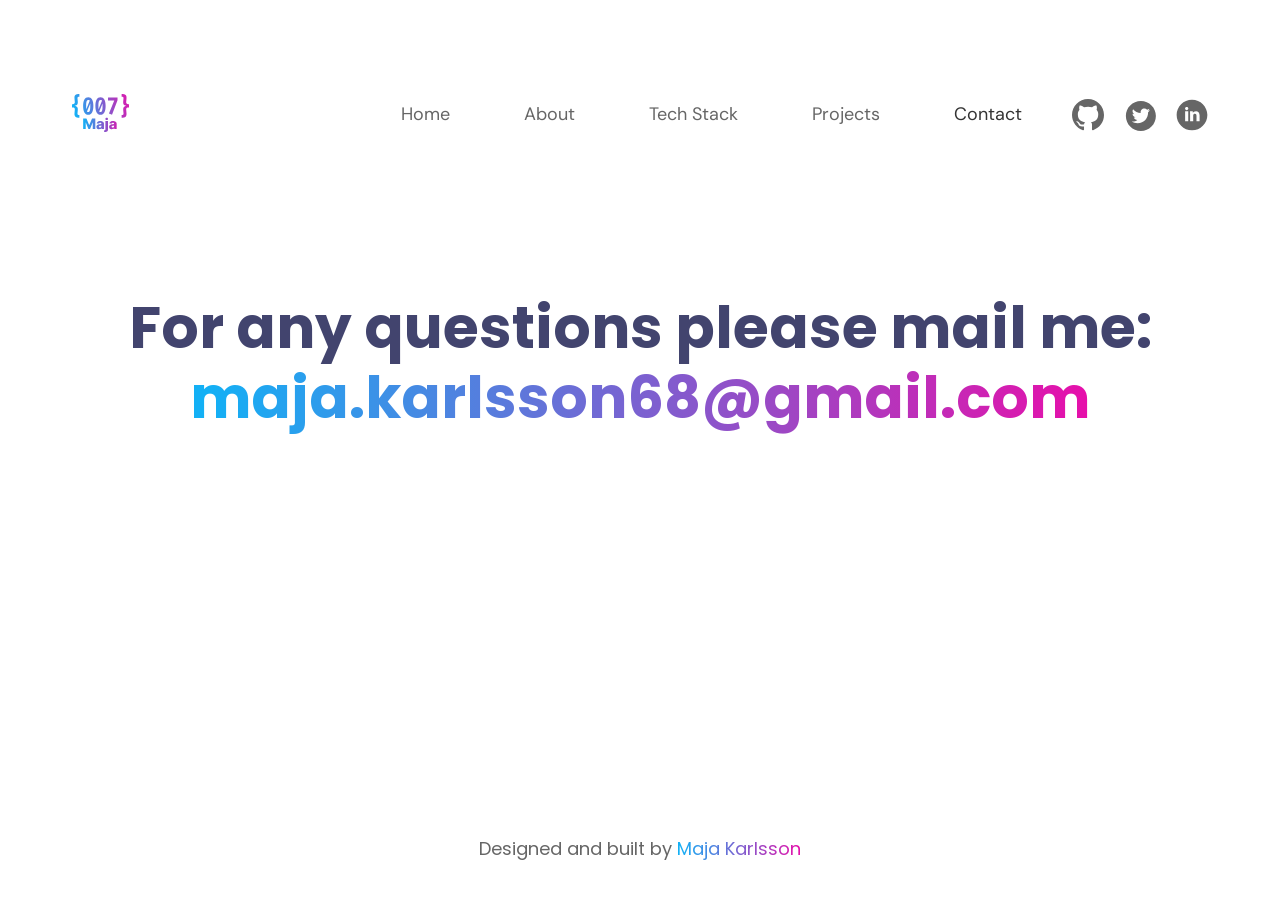
<file: pages/contact.html>
<!DOCTYPE html>
<html lang="en">
<head>
    <meta charset="UTF-8">
    <meta name="viewport" content="width=device-width, initial-scale=1.0">

    <link rel="icon" href="../assets/images/logo.svg" type="image/svg+xml">
    
    <title>Contact</title>

    <link rel="preconnect" href="https://fonts.googleapis.com">
    <link rel="preconnect" href="https://fonts.gstatic.com" crossorigin>
    <link href="https://fonts.googleapis.com/css2?family=DM+Sans:ital,opsz,wght@0,9..40,100..1000;1,9..40,100..1000&family=Poppins:ital,wght@0,100;0,200;0,300;0,400;0,500;0,600;0,700;0,800;0,900;1,100;1,200;1,300;1,400;1,500;1,600;1,700;1,800;1,900&display=swap" rel="stylesheet">

    <link rel="stylesheet" href="../css/reset.css">
    <link rel="stylesheet" href="../css/base.css">
    <link rel="stylesheet" href="../css/components.css">
    <link rel="stylesheet" href="../css/contact.css">

    <script src="../index.js" defer></script>
</head>
<body>
    <header>
        <div class="container nav-container">
            
            <div class="nav-mobile-container">
                <a href="../index.html" class="logo">
                    <img src="../assets/images/logo.svg" alt="Maja, homepage">
                </a>
                <button class="nav-toggle" aria-expanded="false" aria-controls="nav-menu" >
                    <svg class="hamburger-icon" aria-hidden="true" viewBox="0 0 24 24" fill="none"
                        xmlns="http://www.w3.org/2000/svg">
                        <path d="M20 7L4 7" stroke="currentColor" stroke-width="1.5" stroke-linecap="round" />
                        <path d="M20 12L4 12" stroke="currentColor" stroke-width="1.5" stroke-linecap="round" />
                        <path d="M20 17L4 17" stroke="currentColor" stroke-width="1.5" stroke-linecap="round" />
                    </svg>
                    <span class="visually-hidden">Menu</span>
                </button>
            </div>

            <div class="nav-menu" id="nav-menu">
                <nav class="main-nav" id="main-nav" aria-label="Main navigation">
        
                    <ul class="nav-list">
                        <li><a href="../index.html">Home</a></li>
                        <li><a href="about.html">About</a></li>
                        <li><a href="tech-stack.html">Tech Stack</a></li>
                        <li><a href="../index.html#projects">Projects</a></li>
                        <li><a href="contact.html"  aria-current="page">Contact</a></li>
                    </ul>
                </nav>
            
                <ul class="social-list" role="list">
                    <li><a href="https://github.com/majakarlsson68gmailcom" target="_blank"><span class="visually-hidden">Github</span>
                            <svg class="social-icons" aria-hidden="true" viewBox="0 0 88 88" fill="currentColor" xmlns="http://www.w3.org/2000/svg">
                                <path fill-rule="evenodd" clip-rule="evenodd"
                                    d="M44 0C19.69 0 0 19.69 0 44C0 63.47 12.595 79.915 30.085 85.745C32.285 86.13 33.11 84.81 33.11 83.655C33.11 82.61 33.055 79.145 33.055 75.46C22 77.495 19.14 72.765 18.26 70.29C17.765 69.025 15.62 65.12 13.75 64.075C12.21 63.25 10.01 61.215 13.695 61.16C17.16 61.105 19.635 64.35 20.46 65.67C24.42 72.325 30.745 70.455 33.275 69.3C33.66 66.44 34.815 64.515 36.08 63.415C26.29 62.315 16.06 58.52 16.06 41.69C16.06 36.905 17.765 32.945 20.57 29.865C20.13 28.765 18.59 24.255 21.01 18.205C21.01 18.205 24.695 17.05 33.11 22.715C36.63 21.725 40.37 21.23 44.11 21.23C47.85 21.23 51.59 21.725 55.11 22.715C63.525 16.995 67.21 18.205 67.21 18.205C69.63 24.255 68.09 28.765 67.65 29.865C70.455 32.945 72.16 36.85 72.16 41.69C72.16 58.575 61.875 62.315 52.085 63.415C53.68 64.79 55.055 67.43 55.055 71.555C55.055 77.44 55 82.17 55 83.655C55 84.81 55.825 86.185 58.025 85.745C66.7597 82.796 74.3497 77.1822 79.7268 69.6937C85.1039 62.2052 87.9974 53.219 88 44C88 19.69 68.31 0 44 0Z"
                                    fill="currentColor" />
                            </svg>
                        </a>
                    </li>
                    <li><a href="https://x.com/MajaKarlssoony" target="_blank"><span class="visually-hidden">X</span><svg class="social-icons" aria-hidden="true" viewBox="0 0 32 32" fill="none"
                                xmlns="http://www.w3.org/2000/svg">
                                <path
                                    d="M16.875 1.875C8.59152 1.875 1.875 8.59152 1.875 16.875C1.875 25.1585 8.59152 31.875 16.875 31.875C25.1585 31.875 31.875 25.1585 31.875 16.875C31.875 8.59152 25.1585 1.875 16.875 1.875ZM24.0837 13.1819C24.0937 13.3393 24.0937 13.5033 24.0937 13.6641C24.0937 18.5792 20.3504 24.2411 13.51 24.2411C11.4007 24.2411 9.44531 23.6283 7.79799 22.5737C8.09933 22.6071 8.38728 22.6205 8.69531 22.6205C10.4364 22.6205 12.0368 22.0312 13.3125 21.0335C11.6786 21 10.3058 19.9286 9.83705 18.4554C10.4096 18.5391 10.9252 18.5391 11.5145 18.3884C10.6732 18.2175 9.91699 17.7605 9.37438 17.0953C8.83178 16.43 8.53623 15.5973 8.53795 14.7388V14.692C9.03013 14.9699 9.60938 15.1406 10.2154 15.1641C9.70595 14.8245 9.28814 14.3645 8.99903 13.8249C8.70993 13.2852 8.55845 12.6825 8.55804 12.0703C8.55804 11.3772 8.73884 10.7444 9.06362 10.1953C9.99744 11.3449 11.1627 12.2851 12.4837 12.9548C13.8047 13.6245 15.2518 14.0088 16.731 14.0826C16.2054 11.5547 18.0938 9.50893 20.3638 9.50893C21.4353 9.50893 22.3996 9.95759 23.0792 10.6808C23.9196 10.5234 24.7232 10.2087 25.4397 9.78683C25.1618 10.6473 24.5792 11.3739 23.8058 11.8326C24.5558 11.7522 25.279 11.5446 25.9487 11.2533C25.4431 11.9967 24.8103 12.6562 24.0837 13.1819Z"
                                    fill="currentColor" />
                            </svg></a>
                    </li>
                    <li>
                        <a href="https://www.linkedin.com/in/maja-karlsson-129566292/" target="_blank"><span class="visually-hidden">Linkedin</span><svg class="social-icons" aria-hidden="true" 
                                viewBox="0 0 30 30" fill="none" xmlns="http://www.w3.org/2000/svg">
                                <g clip-path="url(#clip0_63_102)">
                                    <path
                                        d="M15 0.599998C7.04698 0.599998 0.599976 7.047 0.599976 15C0.599976 22.953 7.04698 29.4 15 29.4C22.953 29.4 29.4 22.953 29.4 15C29.4 7.047 22.953 0.599998 15 0.599998ZM11.475 20.9685H8.55898V11.5845H11.475V20.9685ZM9.99898 10.4325C9.07798 10.4325 8.48248 9.78 8.48248 8.973C8.48248 8.1495 9.09598 7.5165 10.0365 7.5165C10.977 7.5165 11.553 8.1495 11.571 8.973C11.571 9.78 10.977 10.4325 9.99898 10.4325ZM22.125 20.9685H19.209V15.768C19.209 14.5575 18.786 13.7355 17.7315 13.7355C16.926 13.7355 16.4475 14.292 16.236 14.8275C16.158 15.018 16.1385 15.288 16.1385 15.5565V20.967H13.221V14.577C13.221 13.4055 13.1835 12.426 13.1445 11.583H15.678L15.8115 12.8865H15.87C16.254 12.2745 17.1945 11.3715 18.768 11.3715C20.6865 11.3715 22.125 12.657 22.125 15.42V20.9685Z"
                                        fill="currentColor" />
                                </g>
                                <defs>
                                    <clipPath id="clip0_63_102">
                                        <rect width="30" height="30" fill="white" />
                                    </clipPath>
                                </defs>
                            </svg>
                        </a>
                    </li>
                </ul>
            </div>
        </div>
        
    </header>
    <main class="section container contact">
        <h1 class="hero-heading">For any questions please mail me: <br>
        <a href="mailto:maja.karlsson68@gmail.com">
            <span class="name-heading">maja.karlsson68@<wbr>gmail.com</span>
        </a>
    </h1>
    </main>
    <footer>
        Designed and built by <span class="name-heading">Maja Karlsson</span>
    </footer>
</body>
</html>
</file>
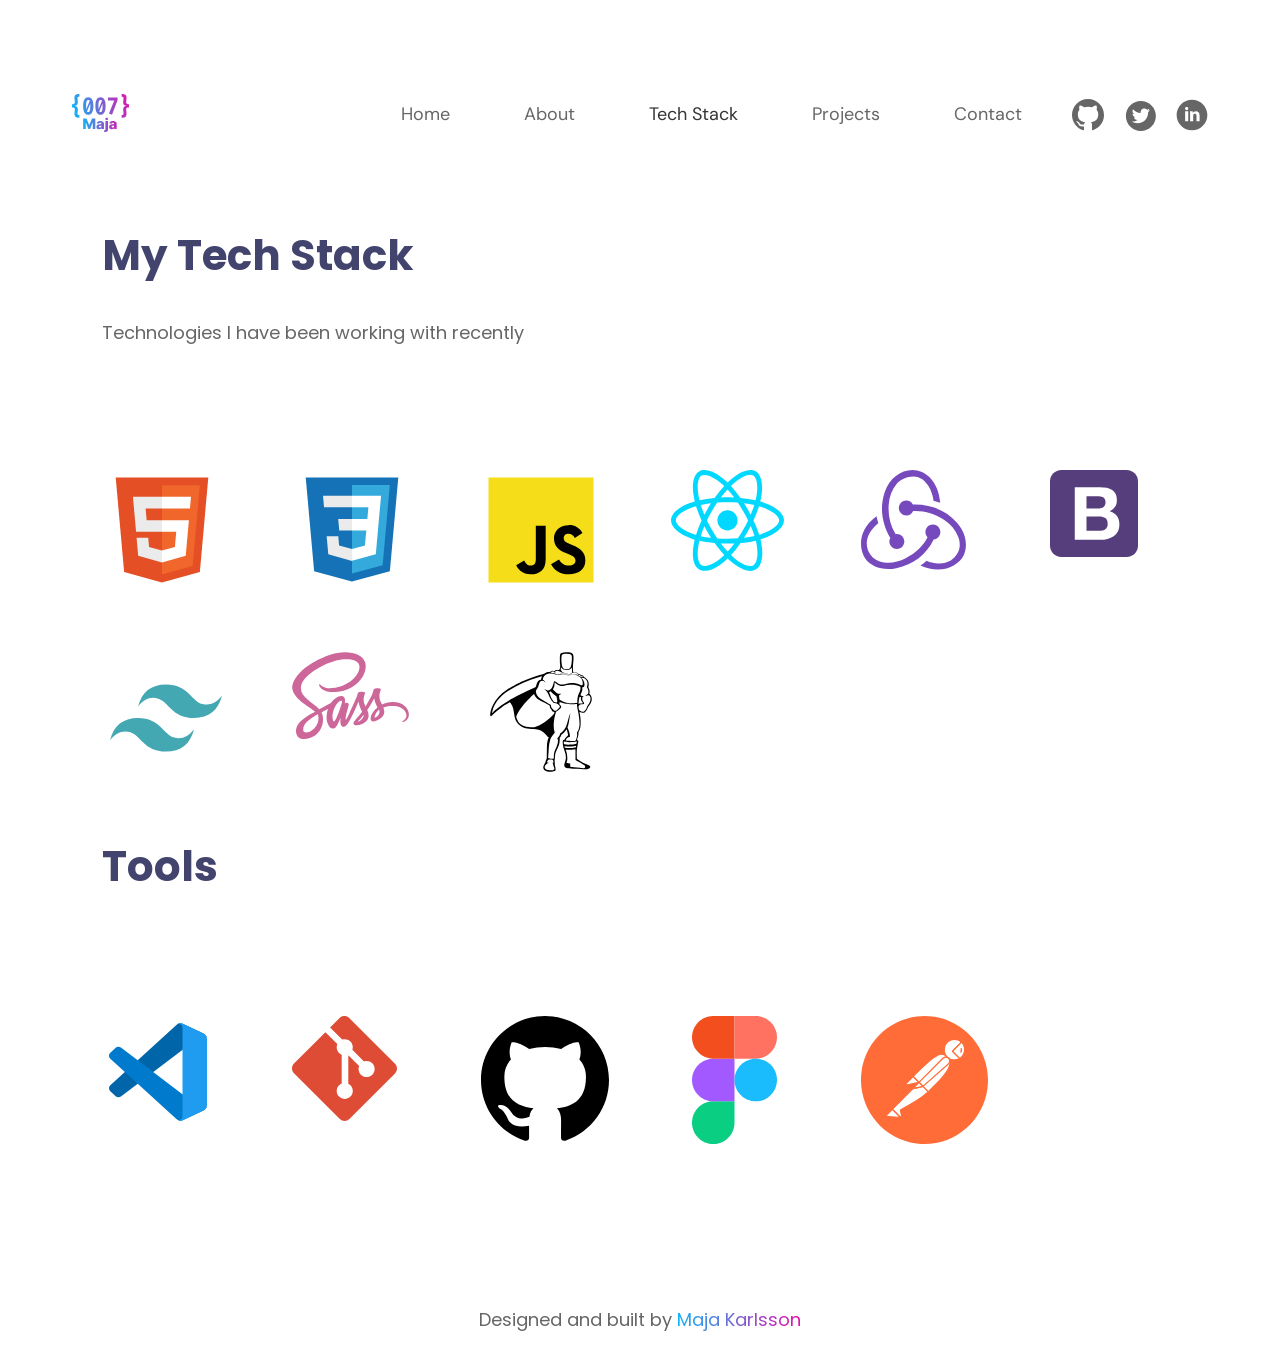
<file: pages/tech-stack.html>
<!DOCTYPE html>
<html lang="en">
<head>
    <meta charset="UTF-8">
    <meta name="viewport" content="width=device-width, initial-scale=1.0">
    <link rel="icon" href="../assets/images/logo.svg" type="image/svg+xml">
    <link rel="preconnect" href="https://fonts.googleapis.com">
    <link rel="preconnect" href="https://fonts.gstatic.com" crossorigin>
    <link href="https://fonts.googleapis.com/css2?family=DM+Sans:ital,opsz,wght@0,9..40,100..1000;1,9..40,100..1000&family=Poppins:ital,wght@0,100;0,200;0,300;0,400;0,500;0,600;0,700;0,800;0,900;1,100;1,200;1,300;1,400;1,500;1,600;1,700;1,800;1,900&display=swap" rel="stylesheet">

    <link rel="stylesheet" href="../css/reset.css">
    <link rel="stylesheet" href="../css/base.css">
    <link rel="stylesheet" href="../css/components.css">
    <link rel="stylesheet" href="../css/tech-stack.css">
    <script src="../index.js" defer></script>
    <title>Tech Stack</title>
</head>
<body>
    <header>
        <div class="container nav-container">
            
            <div class="nav-mobile-container">
                <a href="../index.html" class="logo">
                    <img src="../assets/images/logo.svg" alt="Maja, homepage">
                </a>
                <button class="nav-toggle" aria-expanded="false" aria-controls="nav-menu" >
                    <svg class="hamburger-icon" aria-hidden="true" viewBox="0 0 24 24" fill="none"
                        xmlns="http://www.w3.org/2000/svg">
                        <path d="M20 7L4 7" stroke="currentColor" stroke-width="1.5" stroke-linecap="round" />
                        <path d="M20 12L4 12" stroke="currentColor" stroke-width="1.5" stroke-linecap="round" />
                        <path d="M20 17L4 17" stroke="currentColor" stroke-width="1.5" stroke-linecap="round" />
                    </svg>
                    <span class="visually-hidden">Menu</span>
                </button>
            </div>

            <div class="nav-menu" id="nav-menu">
                <nav class="main-nav" id="main-nav" aria-label="Main navigation">
        
                    <ul class="nav-list">
                        <li><a href="../index.html">Home</a></li>
                        <li><a href="about.html">About</a></li>
                        <li><a href="tech-stack.html"  aria-current="page">Tech Stack</a></li>
                        <li><a href="../index.html#projects">Projects</a></li>
                        <li><a href="contact.html">Contact</a></li>
                    </ul>
                </nav>
            
                <ul class="social-list" role="list">
                    <li><a href="https://github.com/majakarlsson68gmailcom" target="_blank"><span class="visually-hidden">Github</span>
                            <svg class="social-icons" aria-hidden="true" viewBox="0 0 88 88" fill="currentColor" xmlns="http://www.w3.org/2000/svg">
                                <path fill-rule="evenodd" clip-rule="evenodd"
                                    d="M44 0C19.69 0 0 19.69 0 44C0 63.47 12.595 79.915 30.085 85.745C32.285 86.13 33.11 84.81 33.11 83.655C33.11 82.61 33.055 79.145 33.055 75.46C22 77.495 19.14 72.765 18.26 70.29C17.765 69.025 15.62 65.12 13.75 64.075C12.21 63.25 10.01 61.215 13.695 61.16C17.16 61.105 19.635 64.35 20.46 65.67C24.42 72.325 30.745 70.455 33.275 69.3C33.66 66.44 34.815 64.515 36.08 63.415C26.29 62.315 16.06 58.52 16.06 41.69C16.06 36.905 17.765 32.945 20.57 29.865C20.13 28.765 18.59 24.255 21.01 18.205C21.01 18.205 24.695 17.05 33.11 22.715C36.63 21.725 40.37 21.23 44.11 21.23C47.85 21.23 51.59 21.725 55.11 22.715C63.525 16.995 67.21 18.205 67.21 18.205C69.63 24.255 68.09 28.765 67.65 29.865C70.455 32.945 72.16 36.85 72.16 41.69C72.16 58.575 61.875 62.315 52.085 63.415C53.68 64.79 55.055 67.43 55.055 71.555C55.055 77.44 55 82.17 55 83.655C55 84.81 55.825 86.185 58.025 85.745C66.7597 82.796 74.3497 77.1822 79.7268 69.6937C85.1039 62.2052 87.9974 53.219 88 44C88 19.69 68.31 0 44 0Z"
                                    fill="currentColor" />
                            </svg>
                        </a>
                    </li>
                    <li><a href="https://x.com/MajaKarlssoony" target="_blank"><span class="visually-hidden">X</span><svg class="social-icons" aria-hidden="true" viewBox="0 0 32 32" fill="none"
                                xmlns="http://www.w3.org/2000/svg">
                                <path
                                    d="M16.875 1.875C8.59152 1.875 1.875 8.59152 1.875 16.875C1.875 25.1585 8.59152 31.875 16.875 31.875C25.1585 31.875 31.875 25.1585 31.875 16.875C31.875 8.59152 25.1585 1.875 16.875 1.875ZM24.0837 13.1819C24.0937 13.3393 24.0937 13.5033 24.0937 13.6641C24.0937 18.5792 20.3504 24.2411 13.51 24.2411C11.4007 24.2411 9.44531 23.6283 7.79799 22.5737C8.09933 22.6071 8.38728 22.6205 8.69531 22.6205C10.4364 22.6205 12.0368 22.0312 13.3125 21.0335C11.6786 21 10.3058 19.9286 9.83705 18.4554C10.4096 18.5391 10.9252 18.5391 11.5145 18.3884C10.6732 18.2175 9.91699 17.7605 9.37438 17.0953C8.83178 16.43 8.53623 15.5973 8.53795 14.7388V14.692C9.03013 14.9699 9.60938 15.1406 10.2154 15.1641C9.70595 14.8245 9.28814 14.3645 8.99903 13.8249C8.70993 13.2852 8.55845 12.6825 8.55804 12.0703C8.55804 11.3772 8.73884 10.7444 9.06362 10.1953C9.99744 11.3449 11.1627 12.2851 12.4837 12.9548C13.8047 13.6245 15.2518 14.0088 16.731 14.0826C16.2054 11.5547 18.0938 9.50893 20.3638 9.50893C21.4353 9.50893 22.3996 9.95759 23.0792 10.6808C23.9196 10.5234 24.7232 10.2087 25.4397 9.78683C25.1618 10.6473 24.5792 11.3739 23.8058 11.8326C24.5558 11.7522 25.279 11.5446 25.9487 11.2533C25.4431 11.9967 24.8103 12.6562 24.0837 13.1819Z"
                                    fill="currentColor" />
                            </svg></a>
                    </li>
                    <li>
                        <a href="https://www.linkedin.com/in/maja-karlsson-129566292/" target="_blank"><span class="visually-hidden">Linkedin</span><svg class="social-icons" aria-hidden="true" 
                                viewBox="0 0 30 30" fill="none" xmlns="http://www.w3.org/2000/svg">
                                <g clip-path="url(#clip0_63_102)">
                                    <path
                                        d="M15 0.599998C7.04698 0.599998 0.599976 7.047 0.599976 15C0.599976 22.953 7.04698 29.4 15 29.4C22.953 29.4 29.4 22.953 29.4 15C29.4 7.047 22.953 0.599998 15 0.599998ZM11.475 20.9685H8.55898V11.5845H11.475V20.9685ZM9.99898 10.4325C9.07798 10.4325 8.48248 9.78 8.48248 8.973C8.48248 8.1495 9.09598 7.5165 10.0365 7.5165C10.977 7.5165 11.553 8.1495 11.571 8.973C11.571 9.78 10.977 10.4325 9.99898 10.4325ZM22.125 20.9685H19.209V15.768C19.209 14.5575 18.786 13.7355 17.7315 13.7355C16.926 13.7355 16.4475 14.292 16.236 14.8275C16.158 15.018 16.1385 15.288 16.1385 15.5565V20.967H13.221V14.577C13.221 13.4055 13.1835 12.426 13.1445 11.583H15.678L15.8115 12.8865H15.87C16.254 12.2745 17.1945 11.3715 18.768 11.3715C20.6865 11.3715 22.125 12.657 22.125 15.42V20.9685Z"
                                        fill="currentColor" />
                                </g>
                                <defs>
                                    <clipPath id="clip0_63_102">
                                        <rect width="30" height="30" fill="white" />
                                    </clipPath>
                                </defs>
                            </svg>
                        </a>
                    </li>
                </ul>
            </div>
        </div>
        
    </header>
    <main>
        <section class="section container">
            <h1>My Tech Stack</h1>
            <p>Technologies I have been working with recently</p>
            <ul class="grid-container-tech" role="list">
                <li>
                    <img src="../assets/icons/icon-html.svg" alt="HTML">
                </li>
                <li>
                    <img src="../assets/icons/icon-css.svg" alt="CSS">
                </li>
                <li>
                    <img src="../assets/icons/icon-js.svg" alt="JavaScript">
                </li>
                <li>
                    <img src="../assets/icons/icon-react.svg" alt="React">
                </li>
                <li>
                    <img src="../assets/icons/icon-redux.svg" alt="Redux">
                </li>
                <li>
                    <img src="../assets/icons/icon-bootstrap.svg" alt="Bootstrap">
                </li>
                <li>
                    <img src="../assets/icons/icon-tailwind.svg" alt="Tailwind">
                </li>
                <li>
                    <img src="../assets/icons/logos_sass.svg" alt="Sass">
                </li>
                <li>
                    <img class="icon-invert" src="../assets/icons/icon-greensock.svg" alt="Greensock">
                </li>
            </ul>
           
            <h2>Tools</h2>
            <ul class="grid-container-tech" role="list">
                <li>
                    <img src="../assets/icons/icon-vscode.svg" alt="Visual Studio Code">
                </li>
                <li>
                    <img  src="../assets/icons/logos_git-icon.svg" alt="Git">
                </li>
                <li>
                    <img class="icon-invert" src="../assets/icons/icon-github.svg" alt="GitHub">
                </li>
                <li>
                    <img src="../assets/icons/figma-icon.svg" alt="Figma">
                </li>
                <li>
                    <img src="../assets/icons/postman-icon.svg" alt="Postman">
                </li>
            </ul>
            
        </section>
        
    </main>
    <footer>
        Designed and built by <span class="name-heading">Maja Karlsson</span>
    </footer>
</body>
</html>
</file>
<file: css/base.css>
/* Variabler */
  :root {
    /* Färger */
    --color-heading: #42446E;
    --color-text: #666;
    --color-text-muted: #a7a7a7;
    --color-text-strong: #000;
    --color-text-content: #666666;
    --color-border: #EBEAED;

    /* Hover & interactios */
    --color-text-hover: #343434;

    --color-bg: #fff;
    --color-surface: #fff;

    --color-primary: linear-gradient(to right, #13b0f5 2%, #e70faa 100%);

    --shadow-card: 2px 2px 100px 0 rgba(0, 0, 0, 0.20);

    --color-badge-bg: #D7FFe0;
    --color-badge-text: #02640c;

    /* Typsnitt */
    --font-family-poppins: "Poppins", sans-serif;
    --font-family-dm-sans: "DM Sans", sans-serif;

    --font-heading: var(--font-family-poppins);
    --font-body: var(--font-family-poppins);
    --font-nav: var(--font-family-dm-sans);

    /* Text storlekar */
    --font-size-100: 0.688rem; 
    --font-size-200: 0.75rem;
    --font-size-300: 1rem;
    --font-size-400: 1.125rem;
    --font-size-500: 1.25rem;
    --font-size-600: 1.5rem;
    --font-size-700: 2.625rem;
    --font-size-800: 3.625rem;
    /* Roll */

    --font-size-label: var(--font-size-100);
    --font-size-small: var(--font-size-200);
    --font-size-body: var(--font-size-300);
    --font-size-heading-sm: var(--font-size-400);
    --font-size-heading-md: var(--font-size-500);
    --font-size-heading-lg: var(--font-size-600);
    --font-size-display: clamp(1.5rem, 0.5rem + 4vw, 3.625rem);

    /* Spacing */
    --space-1: 0.5rem; /* 8px */
    --space-2: 0.75rem; /* 12pxpx */
    --space-3: 1rem; /* 16px */
    --space-4: 1.25rem; /* 20px */
    --space-5: 2rem; /* 32px */
    --space-6: 2.375rem; /* 38px */
    --space-7: 3.875rem; /* 62px */
    /* Roll */
    --section-space-block: var(--space-5);
    --section-space-inline: var(--space-4);
  }

  /* Generella regler */
  body {
    background-color: var(--color-bg);
    font-family: var(--font-body);
    font-size: var(--font-size-body);
    color: var(--color-text);
   
    display: flex;
    flex-direction: column;
  }
  main {
    flex: 1;
  }

  h1, h2, h3, h4 {
    font-family: var(--font-heading);
    color: var(--color-heading);
    line-height: 1.2;
  }

  h1, h2 {
    font-size: var(--font-size-heading-lg);
    margin-bottom: var(--space-6);
  }

  h3 {
    font-size: var(--font-size-heading-md);
  }

  h4 {
    font-size: var(--font-size-heading-sm);
  }

  a {
    color: inherit;
  }

  p {
    max-width: 65ch;
  }

  :focus-visible {
    outline: 2px solid var(--color-heading);
    outline-offset: 3px;
  }

  * + h2 {
    margin-top: var(--space-6);
  }

  h3:has(+ *) {
    margin-bottom: var(--space-6);
  }

  /* Layout-styling */ /* Utility classes */

.container {
  width: 100%;
  max-width: 1200px;
  margin-inline: auto;
}

.section {
  padding-block: var(--section-space-block);
  padding-inline: var(--section-space-inline);
}
.visually-hidden {
  border: 0;
  clip-path: inset(50%);
  height: 1px;
  margin: 0;
  overflow: hidden;
  position: absolute;
  white-space: nowrap;
  width: 1px;
}



/* Desktop */

@media (min-width: 56rem) {
  :root {
    --font-size-small: var(--font-size-300);
    --font-size-body: var(--font-size-400);
    --font-size-heading-sm: var(--font-size-500);
    --font-size-heading-md: var(--font-size-500);
    --font-size-heading-lg: var(--font-size-700);

    --section-space-inline: var(--space-7);
    --section-space-block: var(--space-7);
  }

  /* mindre text än body, bara på desktop */
  .fs-small {
    font-size: var(--font-size-300);
  }
}


/* Darkmode */
@media (prefers-color-scheme: dark){
:root {
  color-scheme: dark;

  --color-bg: #191919;
  --color-surface: #363636;
  --color-heading: #CCCCCC;
  --color-text: #a7a7a7;
  --color-text-content: #CCCCCC; /* I projekt korten */
  
  --color-text-strong: #fff;

  --color-text-hover: #fffdfd;
}
.icon-invert {
  filter: invert(0.8);
}
}
</file>
<file: css/components.css>
/* Navigationsbar */

header {
    position: sticky;
    top: 0;
    z-index: 10;
    background-color: var(--color-bg);
}

 .nav-container {
    display: flex;
    flex-direction: column;
    align-items: center;
    
    padding: var( --space-5);
    
    .logo {
        min-width: 42px;
        max-width: 60px;
    }
}



/* Mobil */
 .nav-mobile-container {
    display: flex;
    justify-content: space-between;
    align-items: center;
    width: 100%;
}

.nav-toggle {
    width: 32px;
    height: 32px;
    border: none;
    background-color: transparent;
    cursor: pointer;
}

.nav-list, .social-list {
    display: none;
    width: 100%;
    list-style: none;
    a:hover, a:focus-visible {
        color: var(--color-text-hover);
    }
}

.nav-list {
    font-family: var(--font-nav);
    flex-direction: column;
    margin-top: var(--space-4);
    & > * {
        text-align: center;
        padding: 0.5em 1em;
    }

    a {
        text-decoration: none;
        white-space: nowrap;
    }

    a[aria-current="page"] {
        color: var(--color-text-hover);
    }
}


.social-list {
    margin-top: var(--space-6);
    justify-content: space-around;
}

.social-icons {
    min-width: 28px;
    min-height: 28px;
    max-width: 32px;
    max-height: 32px;
}

/* Öppna/stänga menyn */

.nav-container.is-open .nav-list,
.nav-container.is-open .social-list {
    display: flex;
    padding-bottom: 1rem;
}

.nav-menu {
    position: absolute;
    top: 100%;
    left: 0;
    right: 0;
    background-color: var(--color-bg);
}

/* Animation av hamburger-icon */
.hamburger-icon path {
    transform-origin: center;
    transition: transform 0.25s, opacity 0.25s;
}

.nav-toggle[aria-expanded="true"] path:nth-child(1) {
    transform: rotate(45deg) translateY(5px);
}
.nav-toggle[aria-expanded="true"] path:nth-child(2) {
    opacity: 0;
}
.nav-toggle[aria-expanded="true"] path:nth-child(3) {
    transform: rotate(-45deg) translateY(-5px);
}

/* Delade klasser */
.name-heading {
    background-image: var(--color-primary);
    background-clip: text;
    color: transparent;
  }

  .icon {
    width: 16px;
    display: inline;
    margin-right: var(--space-1);
}

.hero-heading {
    font-size: var(--font-size-display);
    margin-bottom: 0;
  }

/* Desktop */

@media (min-width: 56rem){
    .nav-menu {
        width: 100%;
        position: static;
        display: flex;
    }

    .nav-list, .social-list {
        display: flex;
    }

    .nav-mobile-container{
        width: fit-content;
    }
    .nav-container {
        flex-direction: row;
        margin-top: calc(var(--space-4) * 3);
        align-items: center;
    }

    .nav-toggle {
        display: none;
    }

    .nav-list {
        align-items: center;
        flex-direction: row;
        width: fit-content;
        /* Kanske testa clamp() */
        gap: var(--space-6);
        margin: 0;
    }

    .social-list {
        align-items: center;
        gap: var(--space-4);
        width: fit-content;
        margin: 0;
    }

    .social-icons {
        width: 100%;
        max-width: 32px;
        max-height: 32px;
        aspect-ratio: 1 / 1;
    }

    .main-nav {
    margin-left: auto;
    margin-right: var(--space-5);
}



}

footer {
    padding-block: var(--space-6);
    text-align: center;
}
</file>
<file: css/home.css>
/* Hero sektion */
.hero {
    min-height: 80dvh;
    display: flex;
    flex-direction: column;
    align-items: start;
    justify-content: flex-end;
    gap: var(--space-5);

    padding-bottom: var(--space-4);
}


.hero-img {
    max-width: 230px;
    aspect-ratio: 1 / 1;
    border-radius: 50%;
    object-fit: cover;
    border: 6px solid transparent;
    background: var(--color-primary) border-box;
}

@media (min-width: 56rem) {
    .hero {
        flex-direction: row;
        align-items: center;
        gap: calc(var(--space-7) * 2);
    }

    .hero-heading {
        flex: 2;
    }
    .hero-img {
        flex: 1;
        max-width: 350px;
    }
}

/* Projects sektion */

/* Lägg till scroll-margin-top + att menyn stängs vid klick på projects */
#projects {
    scroll-margin-top: 80px;
}

.grid-container {
    margin-top: var(--space-5);
    display: grid;
    grid-template-columns: 1fr;
    gap: var(--space-5);
    place-items: center;
}

.project-card {
    background-color: var(--color-surface);
    border-radius: 20px;
    width: 100%;
    max-width: 580px;
    box-shadow: var(--shadow-card);
    color: var(--color-text-content);
    img {
        border-top-left-radius: 20px;
        border-top-right-radius: 20px;
        object-fit: cover;
        aspect-ratio: 2 / 1.3;
    }
    
}

.project-details {
    display: flex;
    flex-direction: column;
    gap: var(--space-4);
    padding: var(--space-3);
    h3 {
        margin-bottom: 0;
    }

    strong {
        font-weight: 400;
    }
}

.card-actions {
    a {
        display: flex;
        gap: var(--space-1);
    }
    a:hover {
        color: var(--color-text-hover);
    }
    display: flex;
    justify-content: space-between;
}

@media (min-width: 63rem) {
    .grid-container {
        grid-template-columns: repeat(3, 1fr);
    }

    #projects {
        scroll-margin-top: 140px;
    }
  
}
</file>
<file: css/about.css>
.about-me ul {
    max-width: 705px;
    li {
        margin-top: var(--space-5);
        border-bottom: 1px solid var(--color-border);
        padding-block: var(--space-4);
    }
}

.work-title {
    display: flex;
    justify-content: space-between;
    align-items: center;
    margin-bottom: var(--space-2);
    h3 {
        font-weight: 300;
        margin-bottom: 0;
    }
}

.pill {
    font-size: var(--font-size-label);
    font-weight: 500;
    background-color: var(--color-badge-bg);
    color: var(--color-badge-text);
    padding: 4px 12px;
    border-radius: 50px;
}

.work-details {
    font-size: var(--font-size-small);
    display: grid;
    grid-template-columns: 1fr auto;
    .date {
        grid-column: 2;
        grid-row: 1;
    }
}



@media (min-width: 56rem) {
    .work-details {
        display: flex;
        justify-content: space-between;
    }
}
</file>
<file: css/contact.css>
.contact {
    display: flex;
    justify-content: center;
    padding-top: calc(var(--space-7) * 2);
    text-align: center;

    a {
        text-decoration: none;
    }
}
</file>
<file: css/tech-stack.css>
.grid-container-tech {
    margin-block: var(--space-7);
    display: grid;
    grid-template-columns: repeat(auto-fill, minmax(min(80px, 100%), 1fr));
    gap: var(--space-7);
}

.grid-container-tech img {
    aspect-ratio: 1 / 1;
    object-fit: contain;
}

@media (min-width: 56rem) {
    .grid-container-tech {
        margin-top: calc(var(--space-7) * 2);
        grid-template-columns: repeat(auto-fill, minmax(min(120px, 100%), 1fr));
    }
}
</file>
